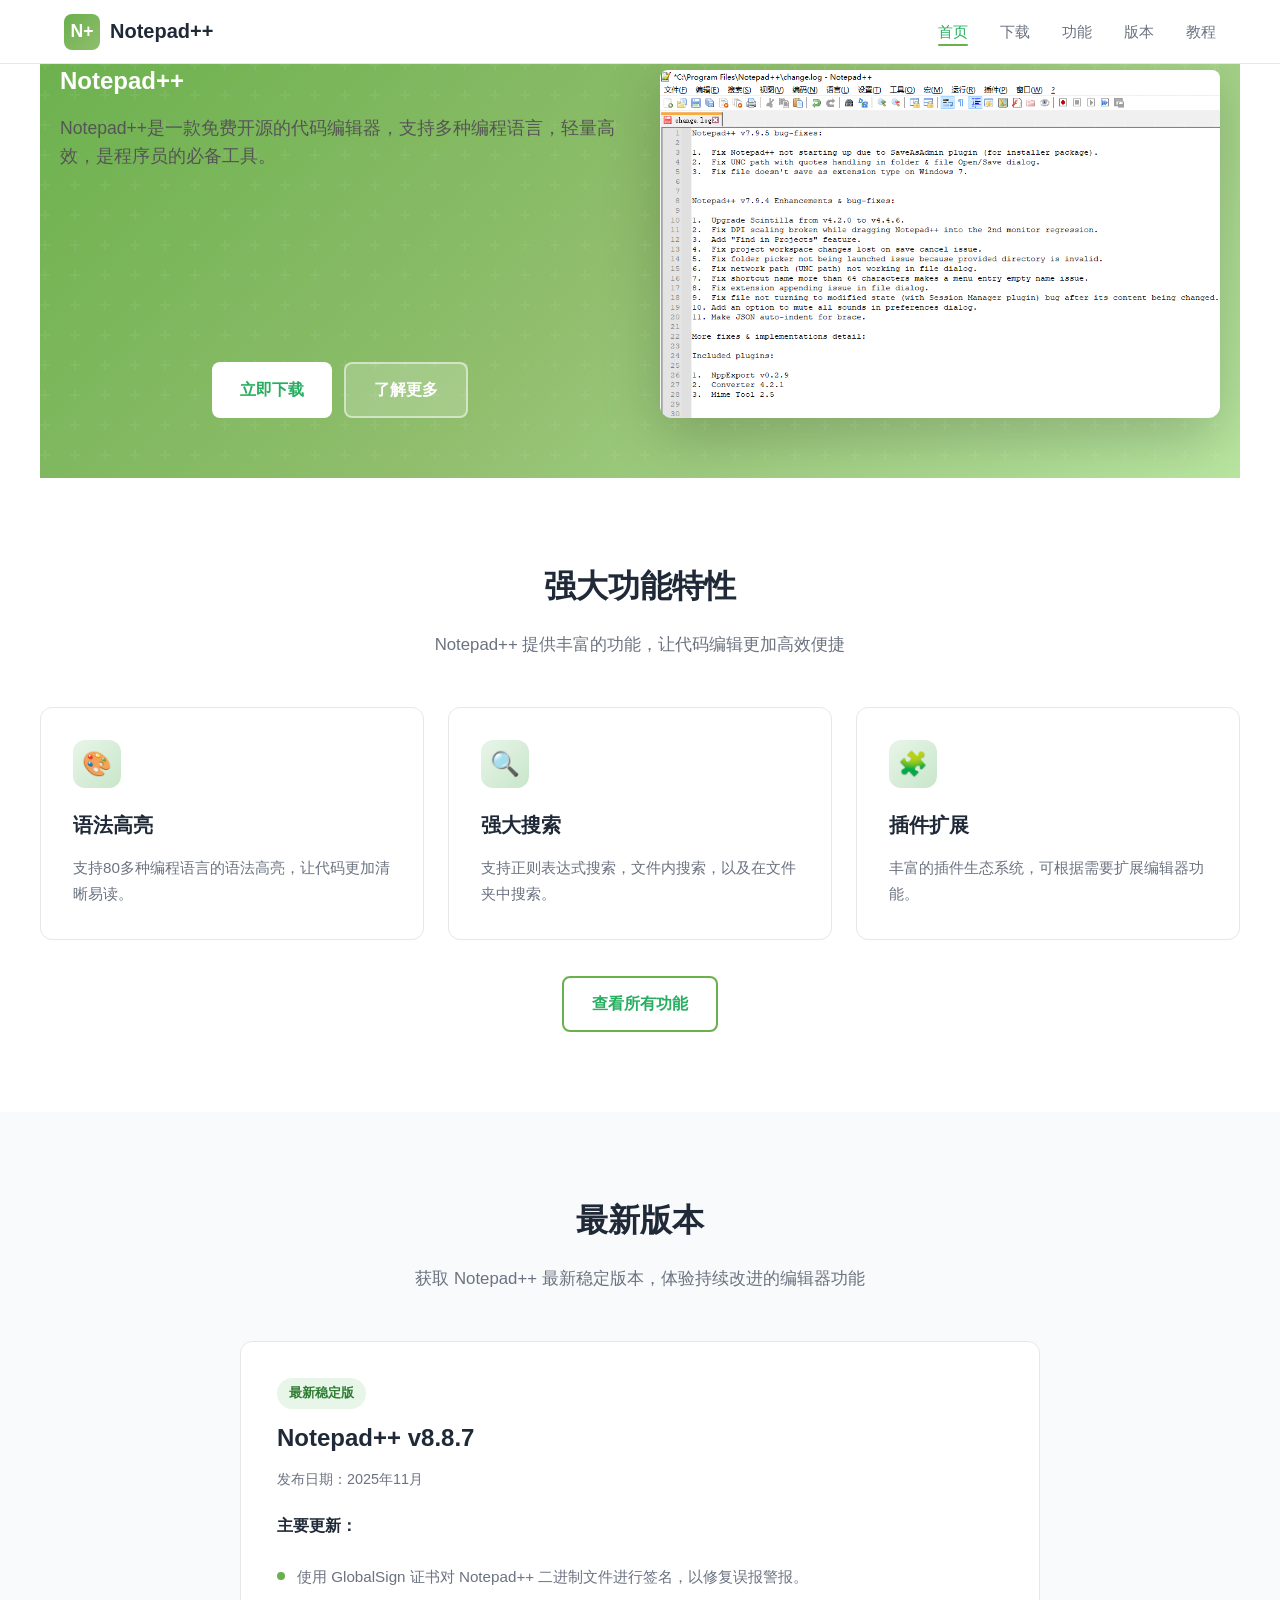
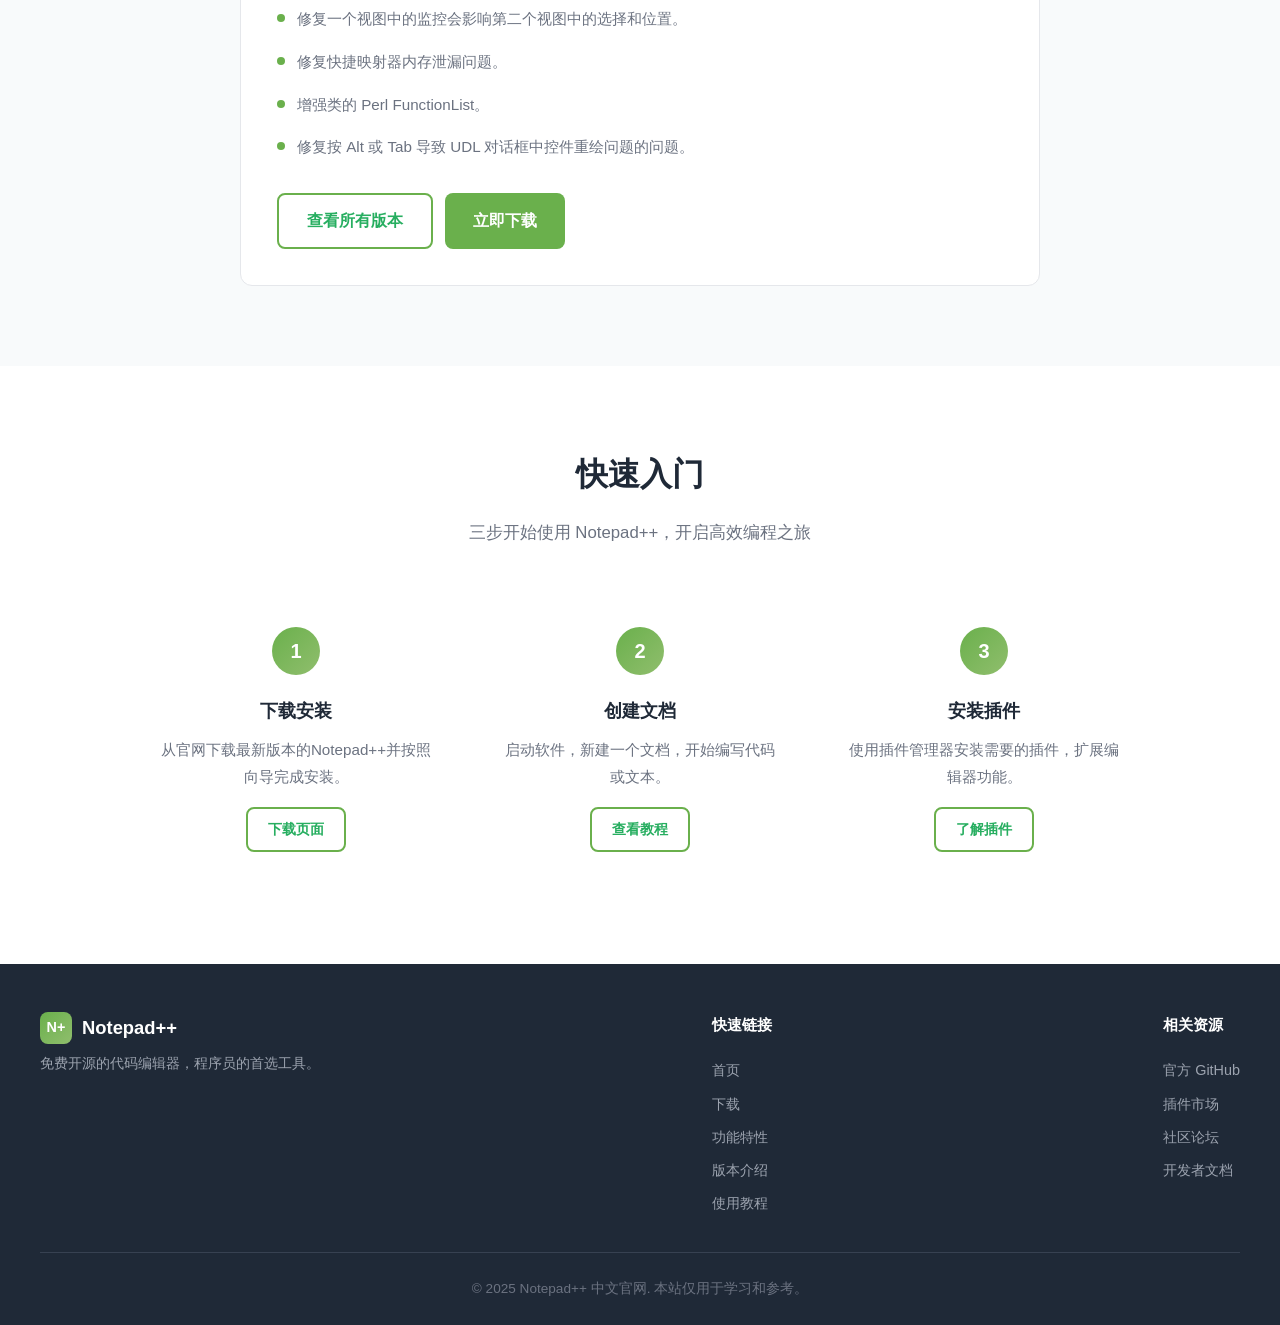
<file: index.html>
<!DOCTYPE html>
<html lang="zh-CN">
<head>
  <meta charset="UTF-8" />
  <meta name="viewport" content="width=device-width, initial-scale=1.0" />
  <meta name="description" content="Notepad++官网下载免费中文版，最新版代码编辑器，支持80+语言语法高亮、正则搜索、插件扩展。轻量高效，程序员必备文本编辑器，绿色版/便携版下载。" />
  <meta name="keywords" content="Notepad++下载,Notepad++中文版,Notepad++最新版,Notepad++免费下载,Notepad++官网,代码编辑器,文本编辑器,Notepad++绿色版,Notepad++安装,Notepad++便携版" />
  <title>Notepad++下载 - 免费中文版代码编辑器最新版官网下载</title>
  <link rel="stylesheet" href="/styles/main.css" />
</head>
<body>

  <!-- Navigation -->
  <nav class="navbar">
    <div class="nav-inner">
      <a href="/" class="nav-brand">
        <div class="nav-logo">N+</div>
        Notepad++
      </a>
      <ul class="nav-links" id="navLinks">
        <li><a href="/" class="active">首页</a></li>
        <li><a href="/download.html">下载</a></li>
        <li><a href="/features.html">功能</a></li>
        <li><a href="/versions.html">版本</a></li>
        <li><a href="/tutorials.html">教程</a></li>
      </ul>
      <button class="nav-toggle" id="navToggle" aria-label="菜单">
        <span></span><span></span><span></span>
      </button>
    </div>
  </nav>

  <!-- Hero Section - 左右并排，按钮对齐底部 -->
  <section class="hero" style="display: flex; align-items: stretch; gap: 40px; max-width: 1200px; margin: 0 auto; padding: 60px 20px;">
    <div class="hero-inner" style="flex: 1; display: flex; flex-direction: column; justify-content: space-between;">
      <div>
        <h1>Notepad++</h1>
        <p style="font-size: 1.1rem; line-height: 1.6; color: #555; margin-top: 12px;">Notepad++是一款免费开源的代码编辑器，支持多种编程语言，轻量高效，是程序员的必备工具。</p>
      </div>
      <div class="hero-buttons" style="margin-top: 32px; display: flex; gap: 12px; flex-wrap: wrap;">
        <a href="https://pan.baidu.com/s/1Vi8H1E3yLvVp_kON1_pb9A?pwd=8888" class="btn btn-primary" target="_blank" rel="noopener">立即下载</a>
        <a href="/features.html" class="btn btn-secondary">了解更多</a>
      </div>
    </div>
    <div class="hero-screenshot" style="flex: 1; display: flex; align-items: center; justify-content: center;">
      <img src="/li.png" alt="Notepad++ 界面截图" style="max-width: 100%; height: auto; border-radius: 8px; box-shadow: 0 4px 20px rgba(0,0,0,0.1);margin-top: 10px;" />
    </div>
  </section>

  <!-- Features Section -->
  <section class="section">
    <div class="section-inner">
      <h2 class="section-title">强大功能特性</h2>
      <p class="section-desc">Notepad++ 提供丰富的功能，让代码编辑更加高效便捷</p>
      <div class="card-grid">
        <div class="card">
          <div class="card-icon">🎨</div>
          <h3>语法高亮</h3>
          <p>支持80多种编程语言的语法高亮，让代码更加清晰易读。</p>
        </div>
        <div class="card">
          <div class="card-icon">🔍</div>
          <h3>强大搜索</h3>
          <p>支持正则表达式搜索，文件内搜索，以及在文件夹中搜索。</p>
        </div>
        <div class="card">
          <div class="card-icon">🧩</div>
          <h3>插件扩展</h3>
          <p>丰富的插件生态系统，可根据需要扩展编辑器功能。</p>
        </div>
      </div>
      <div style="text-align:center;margin-top:36px;">
        <a href="/features.html" class="btn btn-outline">查看所有功能</a>
      </div>
    </div>
  </section>

  <!-- Latest Version Section -->
  <section class="section section-alt">
    <div class="section-inner">
      <h2 class="section-title">最新版本</h2>
      <p class="section-desc">获取 Notepad++ 最新稳定版本，体验持续改进的编辑器功能</p>
      <div class="version-card" style="max-width:800px;margin:0 auto;">
        <div style="display:flex;align-items:center;gap:12px;margin-bottom:8px;">
          <span class="badge badge-new">最新稳定版</span>
        </div>
        <h3>Notepad++ v8.8.7</h3>
        <p class="version-meta">
          <span>发布日期：2025年11月</span>
        </p>
        <h4 style="font-size:1rem;font-weight:600;margin-bottom:12px;">主要更新：</h4>
        <ul class="changelog-list">
          <li>使用 GlobalSign 证书对 Notepad++ 二进制文件进行签名，以修复误报警报。</li>
          <li>修复一个视图中的监控会影响第二个视图中的选择和位置。</li>
          <li>修复快捷映射器内存泄漏问题。</li>
          <li>增强类的 Perl FunctionList。</li>
          <li>修复按 Alt 或 Tab 导致 UDL 对话框中控件重绘问题的问题。</li>
        </ul>
        <div style="margin-top:24px;display:flex;gap:12px;flex-wrap:wrap;">
          <a href="/versions.html" class="btn btn-outline">查看所有版本</a>
          <a href="https://pan.baidu.com/s/1Vi8H1E3yLvVp_kON1_pb9A?pwd=8888" class="btn btn-green" target="_blank" rel="noopener">立即下载</a>
        </div>
      </div>
    </div>
  </section>

  <!-- Quick Start Section -->
  <section class="section">
    <div class="section-inner">
      <h2 class="section-title">快速入门</h2>
      <p class="section-desc">三步开始使用 Notepad++，开启高效编程之旅</p>
      <div class="steps">
        <div class="step">
          <div class="step-number">1</div>
          <h3>下载安装</h3>
          <p>从官网下载最新版本的Notepad++并按照向导完成安装。</p>
          <a href="/download.html" class="btn btn-outline" style="font-size:0.9rem;padding:8px 20px;">下载页面</a>
        </div>
        <div class="step">
          <div class="step-number">2</div>
          <h3>创建文档</h3>
          <p>启动软件，新建一个文档，开始编写代码或文本。</p>
          <a href="/tutorials.html" class="btn btn-outline" style="font-size:0.9rem;padding:8px 20px;">查看教程</a>
        </div>
        <div class="step">
          <div class="step-number">3</div>
          <h3>安装插件</h3>
          <p>使用插件管理器安装需要的插件，扩展编辑器功能。</p>
          <a href="/features.html" class="btn btn-outline" style="font-size:0.9rem;padding:8px 20px;">了解插件</a>
        </div>
      </div>
    </div>
  </section>

  <!-- Footer -->
  <footer class="footer">
    <div class="footer-inner">
      <div>
        <div class="footer-brand">
          <div class="footer-brand-logo">N+</div>
          Notepad++
        </div>
        <p class="footer-desc">免费开源的代码编辑器，程序员的首选工具。</p>
      </div>
      <div class="footer-links-group">
        <h4>快速链接</h4>
        <a href="/">首页</a>
        <a href="/download.html">下载</a>
        <a href="/features.html">功能特性</a>
        <a href="/versions.html">版本介绍</a>
        <a href="/tutorials.html">使用教程</a>
      </div>
      <div class="footer-links-group">
        <h4>相关资源</h4>
        <a href="#">官方 GitHub</a>
        <a href="#">插件市场</a>
        <a href="#">社区论坛</a>
        <a href="#">开发者文档</a>
      </div>
    </div>
    <div class="footer-bottom">
      &copy; 2025 Notepad++ 中文官网. 本站仅用于学习和参考。
    </div>
  </footer>

  <script>
    // Mobile nav toggle
    document.getElementById('navToggle').addEventListener('click', function() {
      document.getElementById('navLinks').classList.toggle('open');
    });
  </script>

</body>
</html>
</file>
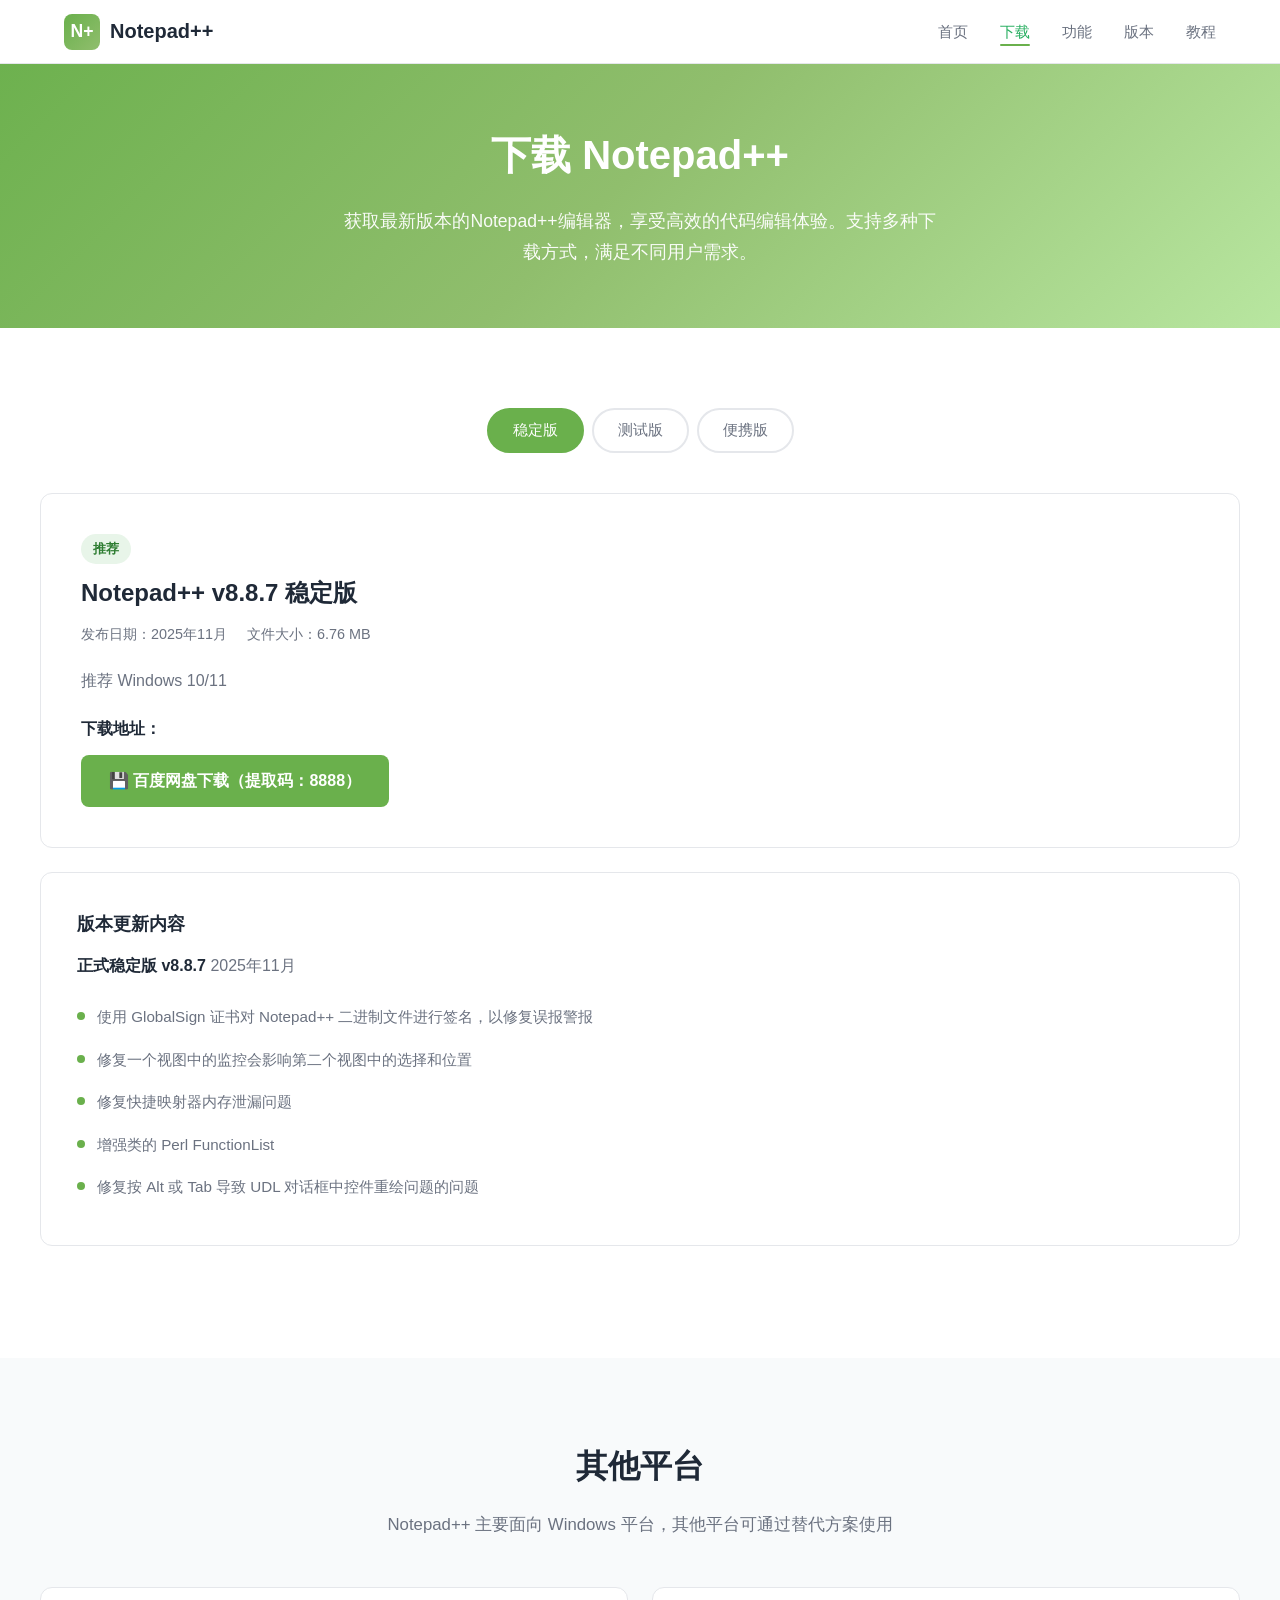
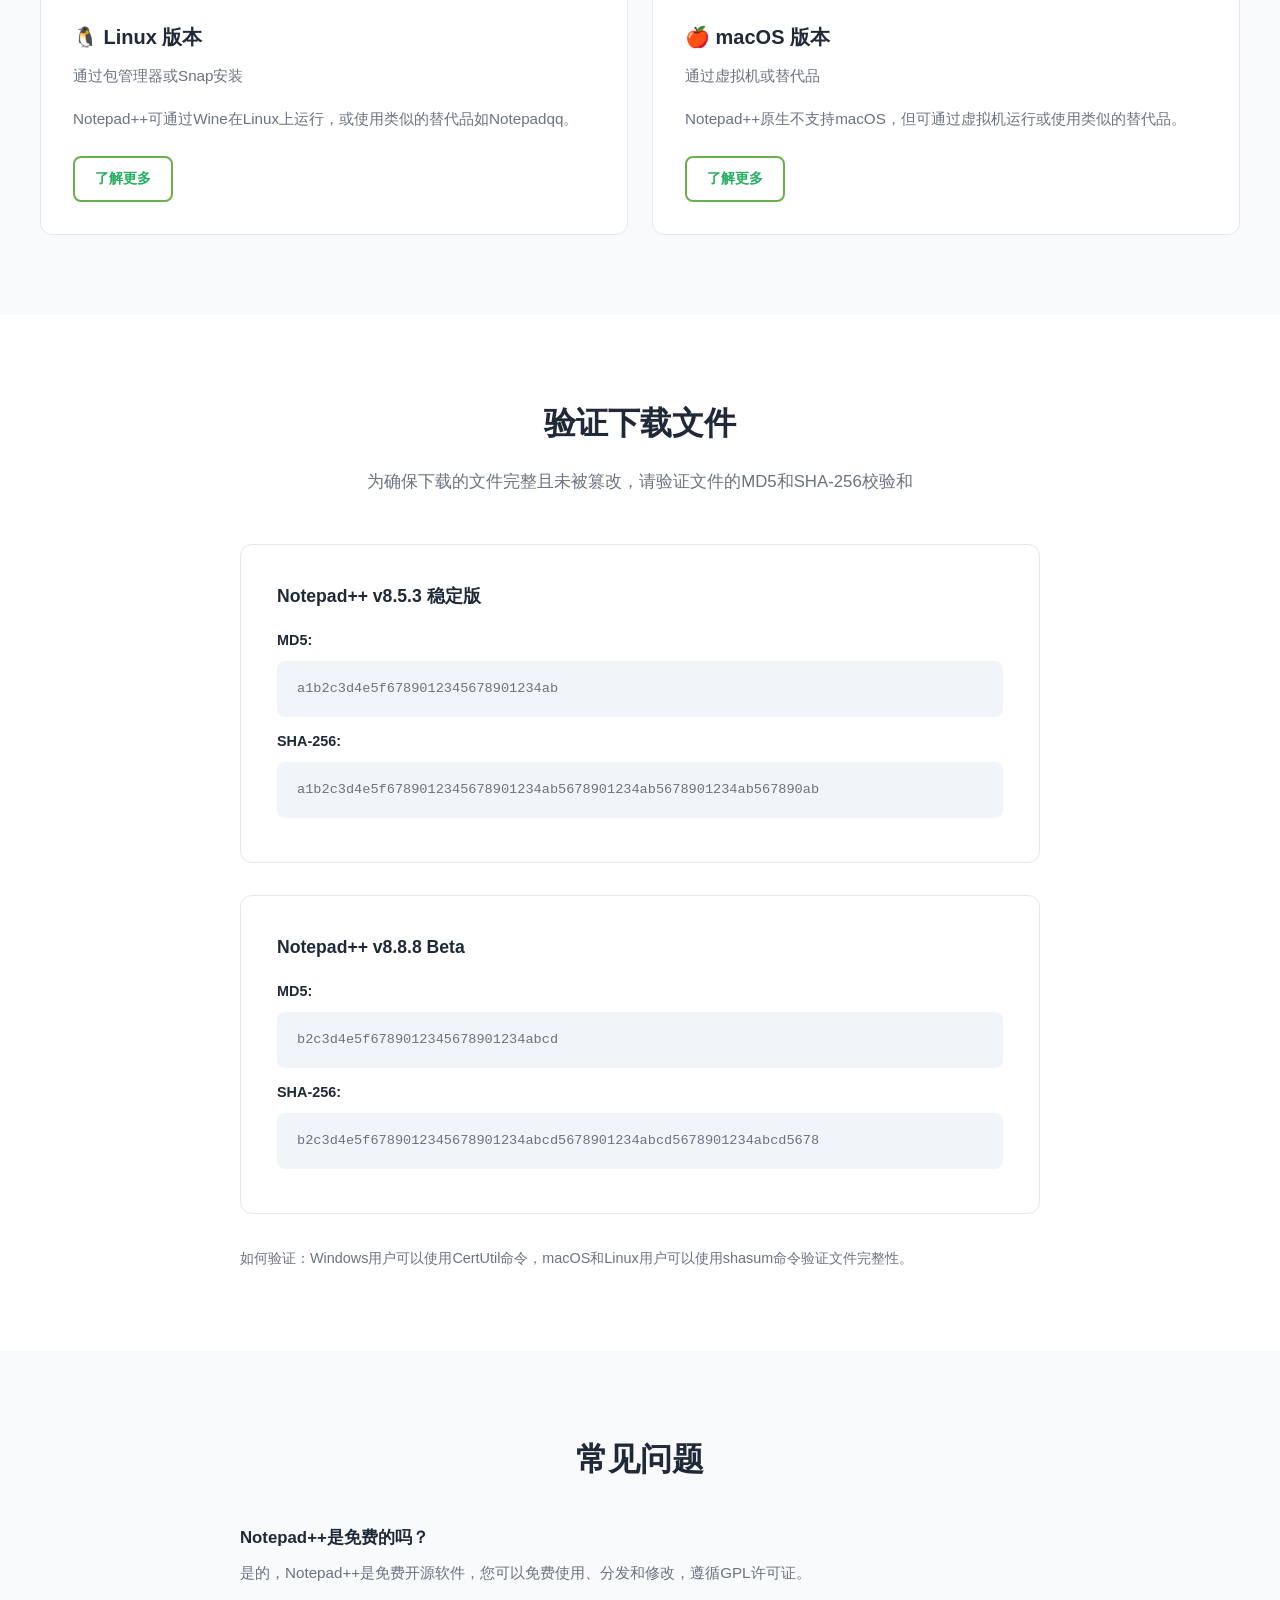
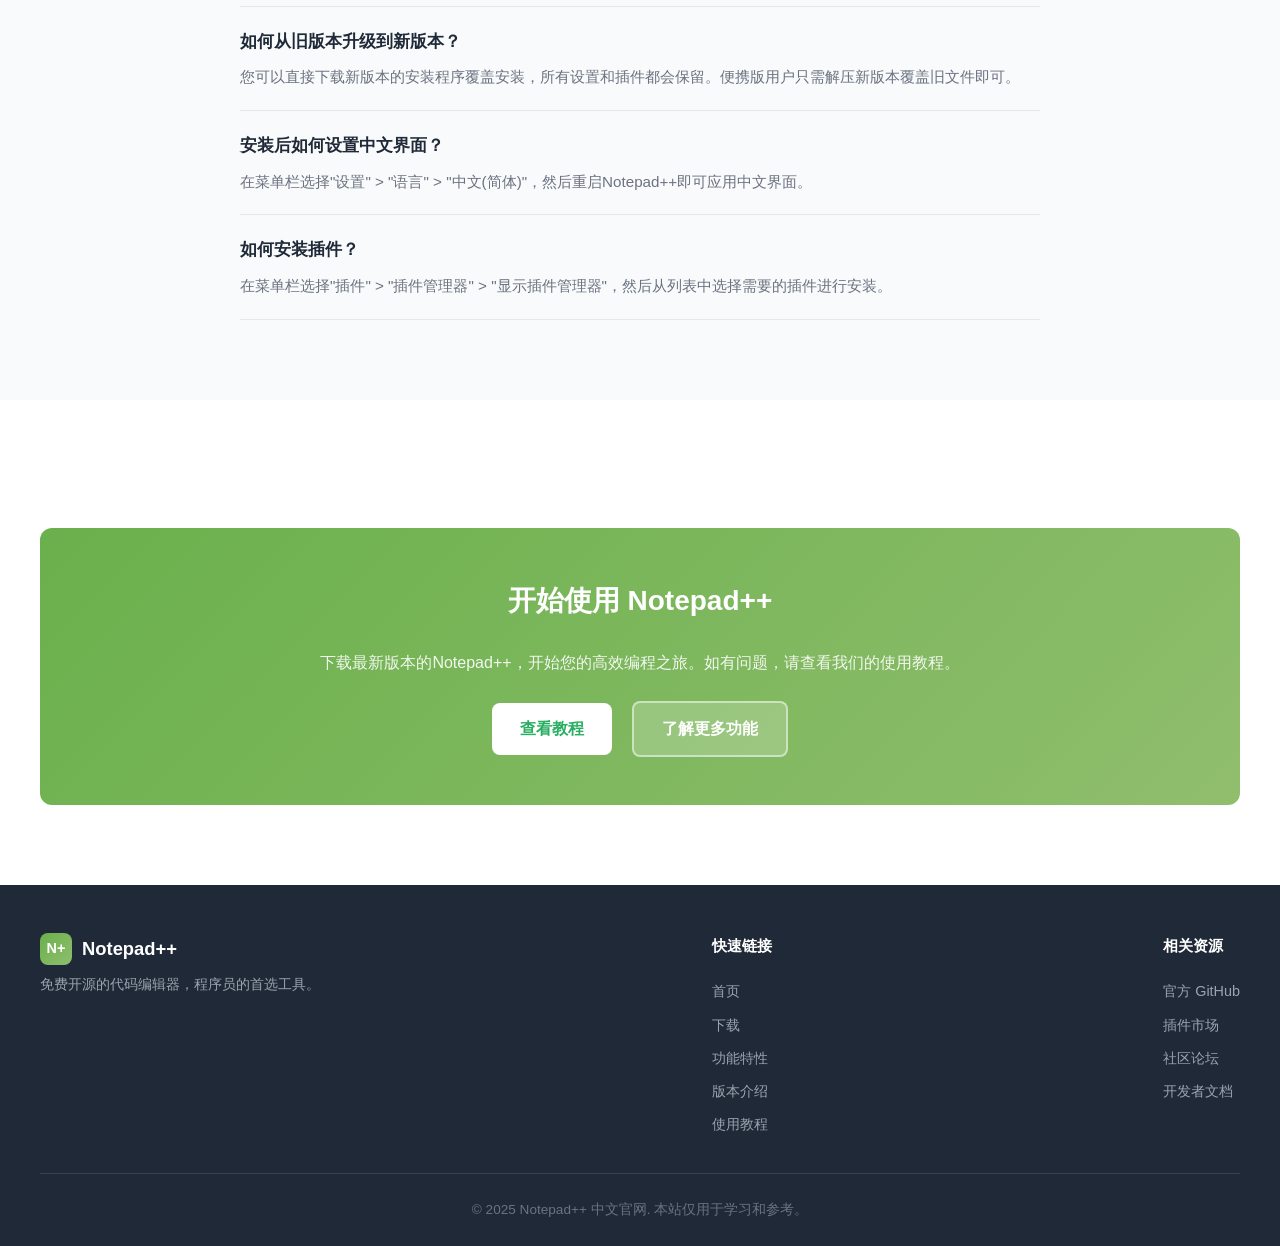
<file: download.html>
<!DOCTYPE html>
<html lang="zh-CN">
<head>
  <meta charset="UTF-8" />
  <meta name="viewport" content="width=device-width, initial-scale=1.0" />
  <meta name="description" content="Notepad++下载中文版最新版，免费代码编辑器官方下载。提供稳定版、测试版、绿色便携版，百度网盘高速下载，提取码8888。支持Windows 10/11，轻量高效文本编辑器。" />
  <meta name="keywords" content="Notepad++下载,Notepad++中文版下载,Notepad++最新版下载,Notepad++免费下载,Notepad++绿色版,Notepad++便携版,Notepad++安装包,代码编辑器下载,文本编辑器下载,Notepad++百度网盘" />
  <title>Notepad++下载中文版 - 最新版免费下载安装包_绿色版_便携版</title>
  <link rel="stylesheet" href="/styles/main.css" />
</head>
<body>

  <!-- Navigation -->
  <nav class="navbar">
    <div class="nav-inner">
      <a href="/" class="nav-brand">
        <div class="nav-logo">N+</div>
        Notepad++
      </a>
      <ul class="nav-links" id="navLinks">
        <li><a href="/">首页</a></li>
        <li><a href="/download.html" class="active">下载</a></li>
        <li><a href="/features.html">功能</a></li>
        <li><a href="/versions.html">版本</a></li>
        <li><a href="/tutorials.html">教程</a></li>
      </ul>
      <button class="nav-toggle" id="navToggle" aria-label="菜单">
        <span></span><span></span><span></span>
      </button>
    </div>
  </nav>

  <!-- Page Header -->
  <section class="page-header">
    <h1>下载 Notepad++</h1>
    <p>获取最新版本的Notepad++编辑器，享受高效的代码编辑体验。支持多种下载方式，满足不同用户需求。</p>
  </section>

  <!-- Download Tabs -->
  <section class="section">
    <div class="section-inner">
      <div class="tabs">
        <button class="tab-btn active" data-tab="stable">稳定版</button>
        <button class="tab-btn" data-tab="beta">测试版</button>
        <button class="tab-btn" data-tab="portable">便携版</button>
      </div>

      <!-- Stable Version -->
      <div class="tab-content active" id="tab-stable">
        <div class="download-card">
          <div style="display:flex;align-items:center;gap:12px;margin-bottom:8px;">
            <span class="badge badge-new">推荐</span>
          </div>
          <h3>Notepad++ v8.8.7 稳定版</h3>
          <p class="version-meta">
            <span>发布日期：2025年11月</span>
            <span>文件大小：6.76 MB</span>
          </p>
          <p style="color:var(--text-secondary);margin-bottom:4px;">推荐 Windows 10/11</p>

          <h4 style="font-size:1rem;font-weight:600;margin:20px 0 12px;">下载地址：</h4>
          <div style="margin-top:12px;">
            <a href="https://pan.baidu.com/s/1Vi8H1E3yLvVp_kON1_pb9A?pwd=8888" class="btn btn-green" target="_blank" rel="noopener">💾 百度网盘下载（提取码：8888）</a>
          </div>
        </div>

        <div class="version-card">
          <h4 style="font-size:1.1rem;font-weight:600;margin-bottom:12px;">版本更新内容</h4>
          <p style="font-weight:600;margin-bottom:8px;">正式稳定版 v8.8.7 <span style="color:var(--text-secondary);font-weight:400;">2025年11月</span></p>
          <ul class="changelog-list">
            <li>使用 GlobalSign 证书对 Notepad++ 二进制文件进行签名，以修复误报警报</li>
            <li>修复一个视图中的监控会影响第二个视图中的选择和位置</li>
            <li>修复快捷映射器内存泄漏问题</li>
            <li>增强类的 Perl FunctionList</li>
            <li>修复按 Alt 或 Tab 导致 UDL 对话框中控件重绘问题的问题</li>
          </ul>
        </div>
      </div>

      <!-- Beta Version -->
      <div class="tab-content" id="tab-beta">
        <div class="download-card">
          <div style="display:flex;align-items:center;gap:12px;margin-bottom:8px;">
            <span class="badge badge-improve">测试</span>
          </div>
          <h3>Notepad++ v8.8.8 Beta</h3>
          <p class="version-meta">
            <span>发布日期：2025年11月15日</span>
            <span>文件大小：6.8 MB</span>
          </p>
          <p style="color:var(--text-secondary);">测试版 Windows 10/11</p>

          <div style="margin-top:16px;padding:16px;background:#FFF8E1;border-radius:8px;font-size:0.9rem;color:#E65100;">
            ⚠️ 注意：测试版可能包含未修复的bug，建议仅用于测试新功能，请勿用于生产环境。
          </div>

          <h4 style="font-size:1rem;font-weight:600;margin:20px 0 12px;">下载地址：</h4>
          <div style="margin-top:12px;">
            <a href="https://pan.baidu.com/s/1Vi8H1E3yLvVp_kON1_pb9A?pwd=8888" class="btn btn-green" target="_blank" rel="noopener">💾 百度网盘下载（提取码：8888）</a>
          </div>
        </div>

        <div class="version-card">
          <h4 style="font-size:1.1rem;font-weight:600;margin-bottom:12px;">版本更新内容</h4>
          <p style="font-weight:600;margin-bottom:8px;">测试版 v8.8.8 Beta <span style="color:var(--text-secondary);font-weight:400;">2025年11月15日</span></p>
          <ul class="changelog-list">
            <li>使用 GlobalSign 证书对 Notepad++ 二进制文件进行签名，以修复误报警报</li>
            <li>修复一个视图中的监控会影响第二个视图中的选择和位置</li>
            <li>修复快捷映射器内存泄漏问题</li>
            <li>增强类的 Perl FunctionList</li>
            <li>修复按 Alt 或 Tab 导致 UDL 对话框中控件重绘问题的问题</li>
          </ul>
        </div>
      </div>

      <!-- Portable Version -->
      <div class="tab-content" id="tab-portable">
        <div class="download-card">
          <div style="display:flex;align-items:center;gap:12px;margin-bottom:8px;">
            <span class="badge badge-new">便携</span>
          </div>
          <h3>Notepad++ v8.5.3 便携版</h3>
          <p class="version-meta">
            <span>发布日期：2023年12月15日</span>
            <span>文件大小：3.8 MB</span>
          </p>
          <p style="color:var(--text-secondary);">便携版 Windows 7+</p>

          <h4 style="font-size:1rem;font-weight:600;margin:20px 0 12px;">便携版特点：</h4>
          <ul class="portable-features">
            <li>无需安装，解压即用</li>
            <li>所有配置和数据保存在程序目录</li>
            <li>可存储在U盘或移动硬盘中</li>
            <li>不写入Windows注册表</li>
            <li>适合在公共电脑或临时环境中使用</li>
          </ul>

          <h4 style="font-size:1rem;font-weight:600;margin:20px 0 12px;">下载地址：</h4>
          <div style="margin-top:12px;">
            <a href="https://pan.baidu.com/s/1Vi8H1E3yLvVp_kON1_pb9A?pwd=8888" class="btn btn-green" target="_blank" rel="noopener">💾 百度网盘下载（提取码：8888）</a>
          </div>
        </div>

        <div class="version-card">
          <h4 style="font-size:1.1rem;font-weight:600;margin-bottom:12px;">版本更新内容</h4>
          <p style="font-weight:600;margin-bottom:8px;">便携版 v8.5.3 <span style="color:var(--text-secondary);font-weight:400;">2023年12月15日</span></p>
          <ul class="changelog-list">
            <li>修复了在Windows 11上显示异常的问题</li>
            <li>新增了JSON格式化插件</li>
            <li>优化了大文件加载性能，提升30%速度</li>
            <li>增强了Markdown语法高亮支持</li>
            <li>修复了自动保存功能在特定情况下的崩溃问题</li>
          </ul>
          <div style="margin-top:16px;padding:16px;background:#F8FAFB;border-radius:8px;font-size:0.9rem;color:var(--text-secondary);">
            📦 便携版更新时，只需解压新版本覆盖旧文件即可，所有配置和插件都会保留。建议备份doConfig文件夹后再进行更新。
          </div>
        </div>
      </div>
    </div>
  </section>

  <!-- Other Platforms -->
  <section class="section section-alt">
    <div class="section-inner">
      <h2 class="section-title">其他平台</h2>
      <p class="section-desc">Notepad++ 主要面向 Windows 平台，其他平台可通过替代方案使用</p>
      <div class="platform-grid">
        <div class="platform-card">
          <h3>🐧 Linux 版本</h3>
          <p>通过包管理器或Snap安装</p>
          <p>Notepad++可通过Wine在Linux上运行，或使用类似的替代品如Notepadqq。</p>
          <a href="#" class="btn btn-outline" style="font-size:0.9rem;padding:8px 20px;margin-top:8px;">了解更多</a>
        </div>
        <div class="platform-card">
          <h3>🍎 macOS 版本</h3>
          <p>通过虚拟机或替代品</p>
          <p>Notepad++原生不支持macOS，但可通过虚拟机运行或使用类似的替代品。</p>
          <a href="#" class="btn btn-outline" style="font-size:0.9rem;padding:8px 20px;margin-top:8px;">了解更多</a>
        </div>
      </div>
    </div>
  </section>

  <!-- Verify Downloads -->
  <section class="section">
    <div class="section-inner">
      <h2 class="section-title">验证下载文件</h2>
      <p class="section-desc">为确保下载的文件完整且未被篡改，请验证文件的MD5和SHA-256校验和</p>
      <div style="max-width:800px;margin:0 auto;">
        <div class="version-card">
          <h4 style="font-size:1.1rem;font-weight:600;margin-bottom:16px;">Notepad++ v8.5.3 稳定版</h4>
          <p style="font-weight:600;font-size:0.9rem;margin-bottom:4px;">MD5:</p>
          <div class="hash-block">a1b2c3d4e5f6789012345678901234ab</div>
          <p style="font-weight:600;font-size:0.9rem;margin:12px 0 4px;">SHA-256:</p>
          <div class="hash-block">a1b2c3d4e5f6789012345678901234ab5678901234ab5678901234ab567890ab</div>
        </div>
        <div class="version-card">
          <h4 style="font-size:1.1rem;font-weight:600;margin-bottom:16px;">Notepad++ v8.8.8 Beta</h4>
          <p style="font-weight:600;font-size:0.9rem;margin-bottom:4px;">MD5:</p>
          <div class="hash-block">b2c3d4e5f6789012345678901234abcd</div>
          <p style="font-weight:600;font-size:0.9rem;margin:12px 0 4px;">SHA-256:</p>
          <div class="hash-block">b2c3d4e5f6789012345678901234abcd5678901234abcd5678901234abcd5678</div>
        </div>
        <p style="color:var(--text-secondary);font-size:0.9rem;margin-top:12px;">如何验证：Windows用户可以使用CertUtil命令，macOS和Linux用户可以使用shasum命令验证文件完整性。</p>
      </div>
    </div>
  </section>

  <!-- FAQ -->
  <section class="section section-alt">
    <div class="section-inner">
      <h2 class="section-title">常见问题</h2>
      <div style="max-width:800px;margin:0 auto;">
        <div class="faq-item">
          <h4>Notepad++是免费的吗？</h4>
          <p>是的，Notepad++是免费开源软件，您可以免费使用、分发和修改，遵循GPL许可证。</p>
        </div>
        <div class="faq-item">
          <h4>如何从旧版本升级到新版本？</h4>
          <p>您可以直接下载新版本的安装程序覆盖安装，所有设置和插件都会保留。便携版用户只需解压新版本覆盖旧文件即可。</p>
        </div>
        <div class="faq-item">
          <h4>安装后如何设置中文界面？</h4>
          <p>在菜单栏选择"设置" &gt; "语言" &gt; "中文(简体)"，然后重启Notepad++即可应用中文界面。</p>
        </div>
        <div class="faq-item">
          <h4>如何安装插件？</h4>
          <p>在菜单栏选择"插件" &gt; "插件管理器" &gt; "显示插件管理器"，然后从列表中选择需要的插件进行安装。</p>
        </div>
      </div>
    </div>
  </section>

  <!-- CTA -->
  <section class="section">
    <div class="section-inner">
      <div class="cta-banner">
        <h2>开始使用 Notepad++</h2>
        <p style="opacity:0.9;margin-bottom:24px;">下载最新版本的Notepad++，开始您的高效编程之旅。如有问题，请查看我们的使用教程。</p>
        <a href="/tutorials.html" class="btn btn-primary">查看教程</a>
        <a href="/features.html" class="btn btn-secondary">了解更多功能</a>
      </div>
    </div>
  </section>

  <!-- Footer -->
  <footer class="footer">
    <div class="footer-inner">
      <div>
        <div class="footer-brand">
          <div class="footer-brand-logo">N+</div>
          Notepad++
        </div>
        <p class="footer-desc">免费开源的代码编辑器，程序员的首选工具。</p>
      </div>
      <div class="footer-links-group">
        <h4>快速链接</h4>
        <a href="/">首页</a>
        <a href="/download.html">下载</a>
        <a href="/features.html">功能特性</a>
        <a href="/versions.html">版本介绍</a>
        <a href="/tutorials.html">使用教程</a>
      </div>
      <div class="footer-links-group">
        <h4>相关资源</h4>
        <a href="#">官方 GitHub</a>
        <a href="#">插件市场</a>
        <a href="#">社区论坛</a>
        <a href="#">开发者文档</a>
      </div>
    </div>
    <div class="footer-bottom">
      &copy; 2025 Notepad++ 中文官网. 本站仅用于学习和参考。
    </div>
  </footer>

  <script>
    // Mobile nav toggle
    document.getElementById('navToggle').addEventListener('click', function() {
      document.getElementById('navLinks').classList.toggle('open');
    });

    // Tab switching
    document.querySelectorAll('.tab-btn').forEach(function(btn) {
      btn.addEventListener('click', function() {
        document.querySelectorAll('.tab-btn').forEach(function(b) { b.classList.remove('active'); });
        document.querySelectorAll('.tab-content').forEach(function(c) { c.classList.remove('active'); });
        btn.classList.add('active');
        document.getElementById('tab-' + btn.dataset.tab).classList.add('active');
      });
    });
  </script>

</body>
</html>
</file>
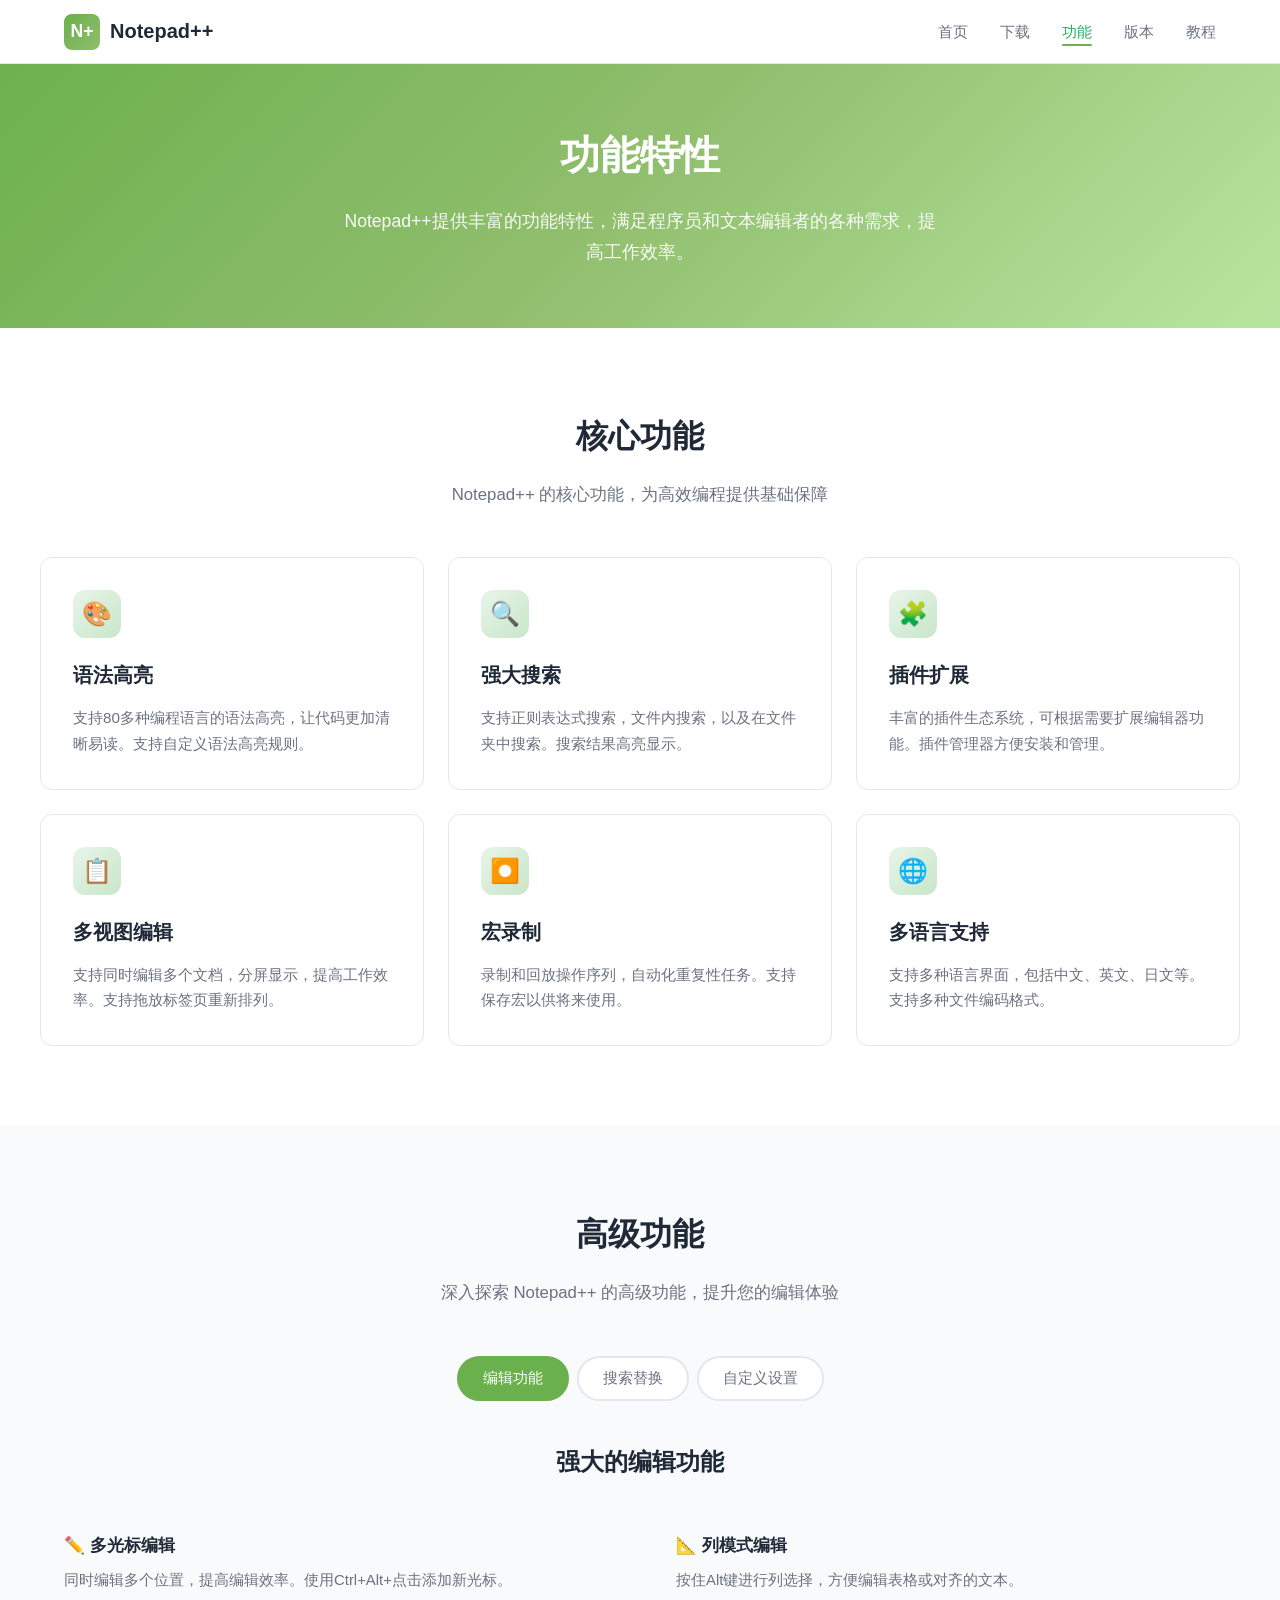
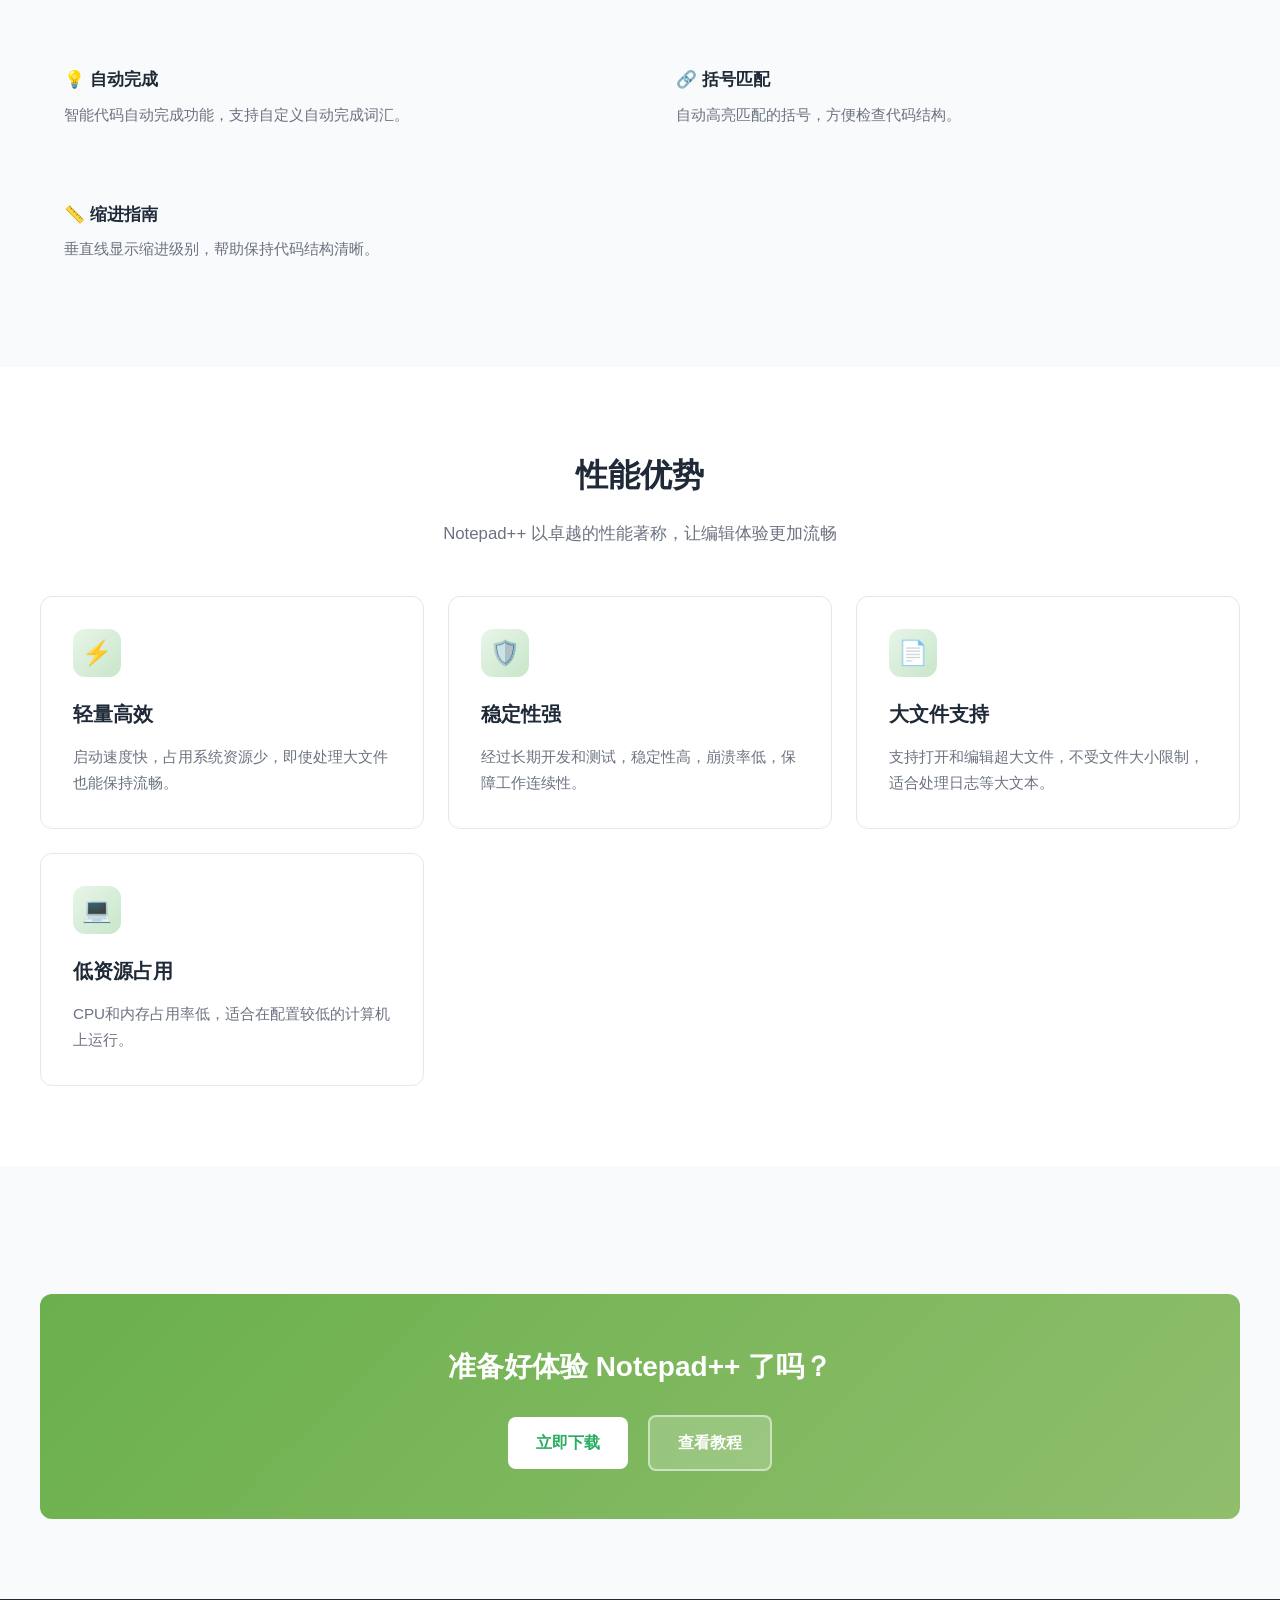
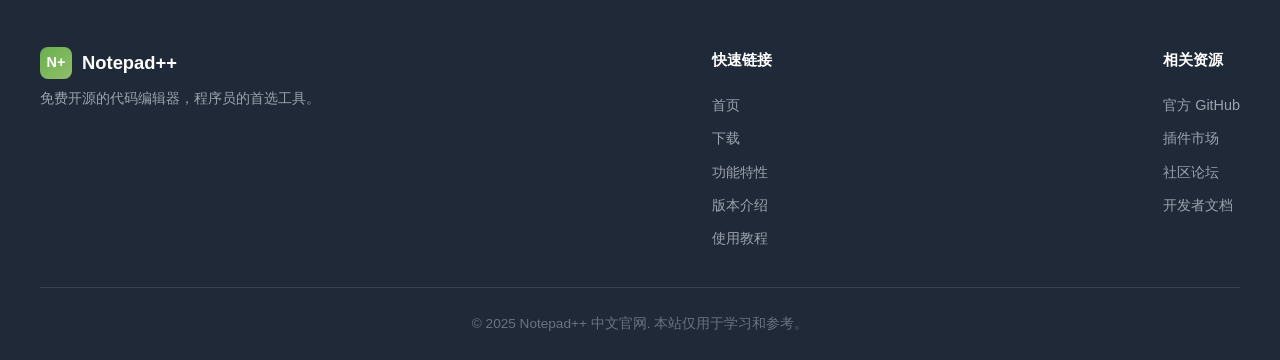
<file: features.html>
<!DOCTYPE html>
<html lang="zh-CN">
<head>
  <meta charset="UTF-8" />
  <meta name="viewport" content="width=device-width, initial-scale=1.0" />
  <meta name="description" content="Notepad++功能特性详解：语法高亮、正则表达式搜索、插件扩展、多视图编辑、宏录制、列模式编辑等强大功能，免费开源代码编辑器，程序员必备文本编辑工具。" />
  <meta name="keywords" content="Notepad++功能,Notepad++语法高亮,Notepad++正则表达式,Notepad++插件,代码编辑器,文本编辑器,Notepad++使用教程,Notepad++下载,Notepad++中文版" />
  <title>Notepad++功能特性 - 语法高亮_正则搜索_插件扩展_代码编辑器</title>
  <link rel="stylesheet" href="/styles/main.css" />
</head>
<body>

  <!-- Navigation -->
  <nav class="navbar">
    <div class="nav-inner">
      <a href="/" class="nav-brand">
        <div class="nav-logo">N+</div>
        Notepad++
      </a>
      <ul class="nav-links" id="navLinks">
        <li><a href="/">首页</a></li>
        <li><a href="/download.html">下载</a></li>
        <li><a href="/features.html" class="active">功能</a></li>
        <li><a href="/versions.html">版本</a></li>
        <li><a href="/tutorials.html">教程</a></li>
      </ul>
      <button class="nav-toggle" id="navToggle" aria-label="菜单">
        <span></span><span></span><span></span>
      </button>
    </div>
  </nav>

  <!-- Page Header -->
  <section class="page-header">
    <h1>功能特性</h1>
    <p>Notepad++提供丰富的功能特性，满足程序员和文本编辑者的各种需求，提高工作效率。</p>
  </section>

  <!-- Core Features -->
  <section class="section">
    <div class="section-inner">
      <h2 class="section-title">核心功能</h2>
      <p class="section-desc">Notepad++ 的核心功能，为高效编程提供基础保障</p>
      <div class="card-grid">
        <div class="card">
          <div class="card-icon">🎨</div>
          <h3>语法高亮</h3>
          <p>支持80多种编程语言的语法高亮，让代码更加清晰易读。支持自定义语法高亮规则。</p>
        </div>
        <div class="card">
          <div class="card-icon">🔍</div>
          <h3>强大搜索</h3>
          <p>支持正则表达式搜索，文件内搜索，以及在文件夹中搜索。搜索结果高亮显示。</p>
        </div>
        <div class="card">
          <div class="card-icon">🧩</div>
          <h3>插件扩展</h3>
          <p>丰富的插件生态系统，可根据需要扩展编辑器功能。插件管理器方便安装和管理。</p>
        </div>
        <div class="card">
          <div class="card-icon">📋</div>
          <h3>多视图编辑</h3>
          <p>支持同时编辑多个文档，分屏显示，提高工作效率。支持拖放标签页重新排列。</p>
        </div>
        <div class="card">
          <div class="card-icon">⏺️</div>
          <h3>宏录制</h3>
          <p>录制和回放操作序列，自动化重复性任务。支持保存宏以供将来使用。</p>
        </div>
        <div class="card">
          <div class="card-icon">🌐</div>
          <h3>多语言支持</h3>
          <p>支持多种语言界面，包括中文、英文、日文等。支持多种文件编码格式。</p>
        </div>
      </div>
    </div>
  </section>

  <!-- Advanced Features -->
  <section class="section section-alt">
    <div class="section-inner">
      <h2 class="section-title">高级功能</h2>
      <p class="section-desc">深入探索 Notepad++ 的高级功能，提升您的编辑体验</p>

      <div class="tabs" style="margin-bottom:40px;">
        <button class="tab-btn active" data-tab="edit">编辑功能</button>
        <button class="tab-btn" data-tab="search">搜索替换</button>
        <button class="tab-btn" data-tab="custom">自定义设置</button>
      </div>

      <!-- Edit Features -->
      <div class="tab-content active" id="tab-edit">
        <h3 style="font-size:1.5rem;font-weight:700;margin-bottom:24px;text-align:center;">强大的编辑功能</h3>
        <div class="feature-detail-grid">
          <div class="feature-detail">
            <h4>✏️ 多光标编辑</h4>
            <p>同时编辑多个位置，提高编辑效率。使用Ctrl+Alt+点击添加新光标。</p>
          </div>
          <div class="feature-detail">
            <h4>📐 列模式编辑</h4>
            <p>按住Alt键进行列选择，方便编辑表格或对齐的文本。</p>
          </div>
          <div class="feature-detail">
            <h4>💡 自动完成</h4>
            <p>智能代码自动完成功能，支持自定义自动完成词汇。</p>
          </div>
          <div class="feature-detail">
            <h4>🔗 括号匹配</h4>
            <p>自动高亮匹配的括号，方便检查代码结构。</p>
          </div>
          <div class="feature-detail">
            <h4>📏 缩进指南</h4>
            <p>垂直线显示缩进级别，帮助保持代码结构清晰。</p>
          </div>
        </div>
      </div>

      <!-- Search Features -->
      <div class="tab-content" id="tab-search">
        <h3 style="font-size:1.5rem;font-weight:700;margin-bottom:24px;text-align:center;">高级搜索与替换</h3>
        <div class="feature-detail-grid">
          <div class="feature-detail">
            <h4>🔎 正则表达式搜索</h4>
            <p>支持强大的正则表达式，进行复杂的模式匹配和替换。</p>
          </div>
          <div class="feature-detail">
            <h4>📁 文件中搜索</h4>
            <p>在指定文件夹中搜索文件内容，支持文件类型过滤。</p>
          </div>
          <div class="feature-detail">
            <h4>⚡ 增量搜索</h4>
            <p>实时显示搜索结果，输入即搜索，无需按回车键。</p>
          </div>
          <div class="feature-detail">
            <h4>🔖 书签功能</h4>
            <p>在文档中设置书签，快速跳转到重要位置。</p>
          </div>
          <div class="feature-detail">
            <h4>📜 查找历史</h4>
            <p>保存搜索历史，方便重复使用之前的搜索条件。</p>
          </div>
        </div>
      </div>

      <!-- Custom Features -->
      <div class="tab-content" id="tab-custom">
        <h3 style="font-size:1.5rem;font-weight:700;margin-bottom:24px;text-align:center;">自定义设置</h3>
        <div class="feature-detail-grid">
          <div class="feature-detail">
            <h4>🎨 主题定制</h4>
            <p>多种内置主题，支持自定义主题，满足不同审美需求。</p>
          </div>
          <div class="feature-detail">
            <h4>⌨️ 快捷键自定义</h4>
            <p>完全自定义快捷键，打造个性化的编辑体验。</p>
          </div>
          <div class="feature-detail">
            <h4>📝 用户定义语言</h4>
            <p>为不常见的编程语言创建自定义语法高亮规则。</p>
          </div>
          <div class="feature-detail">
            <h4>🔧 工具栏自定义</h4>
            <p>添加、移除或重新排列工具栏按钮，提高工作效率。</p>
          </div>
          <div class="feature-detail">
            <h4>💾 会话管理</h4>
            <p>保存和加载工作会话，恢复上次打开的文件和窗口布局。</p>
          </div>
        </div>
      </div>
    </div>
  </section>

  <!-- Performance -->
  <section class="section">
    <div class="section-inner">
      <h2 class="section-title">性能优势</h2>
      <p class="section-desc">Notepad++ 以卓越的性能著称，让编辑体验更加流畅</p>
      <div class="card-grid">
        <div class="card">
          <div class="card-icon">⚡</div>
          <h3>轻量高效</h3>
          <p>启动速度快，占用系统资源少，即使处理大文件也能保持流畅。</p>
        </div>
        <div class="card">
          <div class="card-icon">🛡️</div>
          <h3>稳定性强</h3>
          <p>经过长期开发和测试，稳定性高，崩溃率低，保障工作连续性。</p>
        </div>
        <div class="card">
          <div class="card-icon">📄</div>
          <h3>大文件支持</h3>
          <p>支持打开和编辑超大文件，不受文件大小限制，适合处理日志等大文本。</p>
        </div>
        <div class="card">
          <div class="card-icon">💻</div>
          <h3>低资源占用</h3>
          <p>CPU和内存占用率低，适合在配置较低的计算机上运行。</p>
        </div>
      </div>
    </div>
  </section>

  <!-- CTA -->
  <section class="section section-alt">
    <div class="section-inner">
      <div class="cta-banner">
        <h2>准备好体验 Notepad++ 了吗？</h2>
        <a href="https://pan.baidu.com/s/1Vi8H1E3yLvVp_kON1_pb9A?pwd=8888" class="btn btn-primary" target="_blank" rel="noopener">立即下载</a>
        <a href="/tutorials.html" class="btn btn-secondary">查看教程</a>
      </div>
    </div>
  </section>

  <!-- Footer -->
  <footer class="footer">
    <div class="footer-inner">
      <div>
        <div class="footer-brand">
          <div class="footer-brand-logo">N+</div>
          Notepad++
        </div>
        <p class="footer-desc">免费开源的代码编辑器，程序员的首选工具。</p>
      </div>
      <div class="footer-links-group">
        <h4>快速链接</h4>
        <a href="/">首页</a>
        <a href="/download.html">下载</a>
        <a href="/features.html">功能特性</a>
        <a href="/versions.html">版本介绍</a>
        <a href="/tutorials.html">使用教程</a>
      </div>
      <div class="footer-links-group">
        <h4>相关资源</h4>
        <a href="#">官方 GitHub</a>
        <a href="#">插件市场</a>
        <a href="#">社区论坛</a>
        <a href="#">开发者文档</a>
      </div>
    </div>
    <div class="footer-bottom">
      &copy; 2025 Notepad++ 中文官网. 本站仅用于学习和参考。
    </div>
  </footer>

  <script>
    // Mobile nav toggle
    document.getElementById('navToggle').addEventListener('click', function() {
      document.getElementById('navLinks').classList.toggle('open');
    });

    // Tab switching
    document.querySelectorAll('.tab-btn').forEach(function(btn) {
      btn.addEventListener('click', function() {
        var tabContainer = btn.closest('.section-inner');
        tabContainer.querySelectorAll('.tab-btn').forEach(function(b) { b.classList.remove('active'); });
        tabContainer.querySelectorAll('.tab-content').forEach(function(c) { c.classList.remove('active'); });
        btn.classList.add('active');
        document.getElementById('tab-' + btn.dataset.tab).classList.add('active');
      });
    });
  </script>

</body>
</html>
</file>
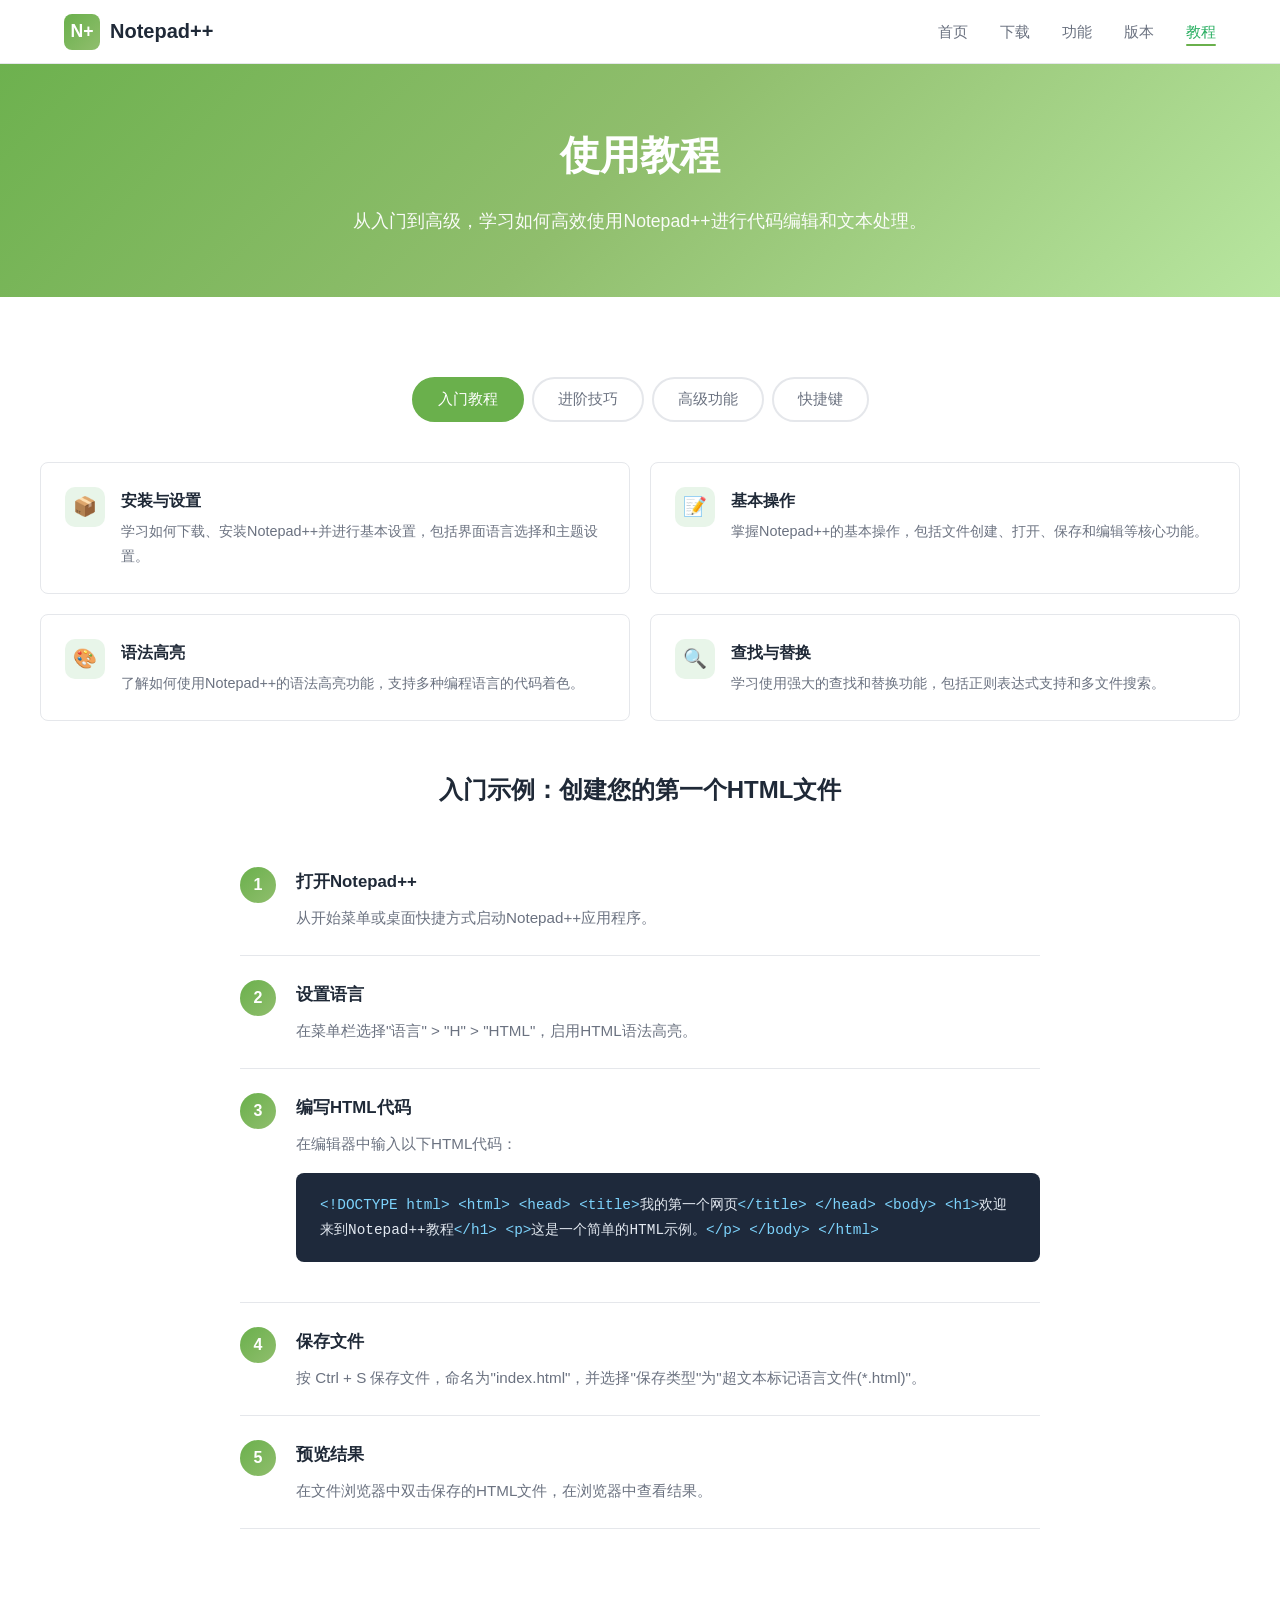
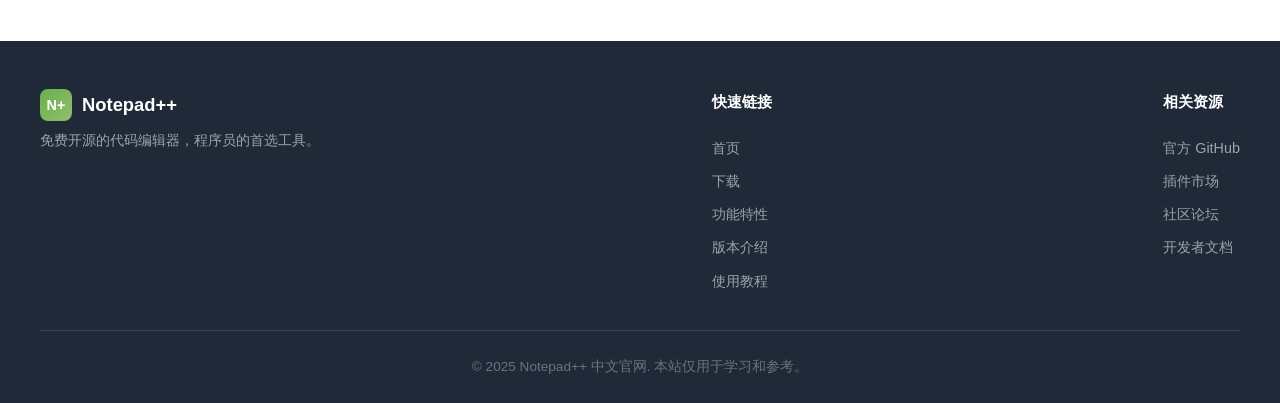
<file: tutorials.html>
<!DOCTYPE html>
<html lang="zh-CN">
<head>
  <meta charset="UTF-8" />
  <meta name="viewport" content="width=device-width, initial-scale=1.0" />
  <meta name="description" content="Notepad++使用教程：从安装设置、基本操作到正则表达式搜索、宏录制、自定义主题等高级技巧。附常用快捷键大全，帮助您快速掌握这款免费代码编辑器。" />
  <meta name="keywords" content="Notepad++教程,Notepad++使用教程,Notepad++快捷键,Notepad++正则表达式,Notepad++安装教程,Notepad++下载,代码编辑器教程,文本编辑器教程,Notepad++中文版" />
  <title>Notepad++使用教程 - 入门到高级_快捷键大全_正则表达式</title>
  <link rel="stylesheet" href="/styles/main.css" />
</head>
<body>

  <!-- Navigation -->
  <nav class="navbar">
    <div class="nav-inner">
      <a href="/" class="nav-brand">
        <div class="nav-logo">N+</div>
        Notepad++
      </a>
      <ul class="nav-links" id="navLinks">
        <li><a href="/">首页</a></li>
        <li><a href="/download.html">下载</a></li>
        <li><a href="/features.html">功能</a></li>
        <li><a href="/versions.html">版本</a></li>
        <li><a href="/tutorials.html" class="active">教程</a></li>
      </ul>
      <button class="nav-toggle" id="navToggle" aria-label="菜单">
        <span></span><span></span><span></span>
      </button>
    </div>
  </nav>

  <!-- Page Header -->
  <section class="page-header">
    <h1>使用教程</h1>
    <p>从入门到高级，学习如何高效使用Notepad++进行代码编辑和文本处理。</p>
  </section>

  <!-- Tutorial Tabs -->
  <section class="section">
    <div class="section-inner">
      <div class="tabs">
        <button class="tab-btn active" data-tab="beginner">入门教程</button>
        <button class="tab-btn" data-tab="intermediate">进阶技巧</button>
        <button class="tab-btn" data-tab="advanced">高级功能</button>
        <button class="tab-btn" data-tab="shortcuts">快捷键</button>
      </div>

      <!-- Beginner -->
      <div class="tab-content active" id="tab-beginner">
        <div class="tutorial-grid">
          <div class="tutorial-item">
            <div class="tutorial-icon">📦</div>
            <div>
              <h4>安装与设置</h4>
              <p>学习如何下载、安装Notepad++并进行基本设置，包括界面语言选择和主题设置。</p>
            </div>
          </div>
          <div class="tutorial-item">
            <div class="tutorial-icon">📝</div>
            <div>
              <h4>基本操作</h4>
              <p>掌握Notepad++的基本操作，包括文件创建、打开、保存和编辑等核心功能。</p>
            </div>
          </div>
          <div class="tutorial-item">
            <div class="tutorial-icon">🎨</div>
            <div>
              <h4>语法高亮</h4>
              <p>了解如何使用Notepad++的语法高亮功能，支持多种编程语言的代码着色。</p>
            </div>
          </div>
          <div class="tutorial-item">
            <div class="tutorial-icon">🔍</div>
            <div>
              <h4>查找与替换</h4>
              <p>学习使用强大的查找和替换功能，包括正则表达式支持和多文件搜索。</p>
            </div>
          </div>
        </div>

        <!-- Example: Create First HTML -->
        <div style="margin-top:48px;">
          <h3 style="font-size:1.5rem;font-weight:700;margin-bottom:24px;text-align:center;">入门示例：创建您的第一个HTML文件</h3>
          <div class="step-guide">
            <div class="step-guide-item">
              <div class="step-num">1</div>
              <div>
                <h4>打开Notepad++</h4>
                <p>从开始菜单或桌面快捷方式启动Notepad++应用程序。</p>
              </div>
            </div>
            <div class="step-guide-item">
              <div class="step-num">2</div>
              <div>
                <h4>设置语言</h4>
                <p>在菜单栏选择"语言" &gt; "H" &gt; "HTML"，启用HTML语法高亮。</p>
              </div>
            </div>
            <div class="step-guide-item">
              <div class="step-num">3</div>
              <div>
                <h4>编写HTML代码</h4>
                <p>在编辑器中输入以下HTML代码：</p>
                <div class="code-block"><span class="tag">&lt;!DOCTYPE html&gt;</span>
<span class="tag">&lt;html&gt;</span>
<span class="tag">&lt;head&gt;</span>
  <span class="tag">&lt;title&gt;</span>我的第一个网页<span class="tag">&lt;/title&gt;</span>
<span class="tag">&lt;/head&gt;</span>
<span class="tag">&lt;body&gt;</span>
  <span class="tag">&lt;h1&gt;</span>欢迎来到Notepad++教程<span class="tag">&lt;/h1&gt;</span>
  <span class="tag">&lt;p&gt;</span>这是一个简单的HTML示例。<span class="tag">&lt;/p&gt;</span>
<span class="tag">&lt;/body&gt;</span>
<span class="tag">&lt;/html&gt;</span></div>
              </div>
            </div>
            <div class="step-guide-item">
              <div class="step-num">4</div>
              <div>
                <h4>保存文件</h4>
                <p>按 Ctrl + S 保存文件，命名为"index.html"，并选择"保存类型"为"超文本标记语言文件(*.html)"。</p>
              </div>
            </div>
            <div class="step-guide-item">
              <div class="step-num">5</div>
              <div>
                <h4>预览结果</h4>
                <p>在文件浏览器中双击保存的HTML文件，在浏览器中查看结果。</p>
              </div>
            </div>
          </div>
        </div>
      </div>

      <!-- Intermediate -->
      <div class="tab-content" id="tab-intermediate">
        <div class="tutorial-grid">
          <div class="tutorial-item">
            <div class="tutorial-icon">📑</div>
            <div>
              <h4>多标签页管理</h4>
              <p>学习如何高效管理多个文件，包括标签页分组、垂直分割和水平分割视图。</p>
            </div>
          </div>
          <div class="tutorial-item">
            <div class="tutorial-icon">🧩</div>
            <div>
              <h4>插件管理</h4>
              <p>了解如何安装、配置和使用Notepad++插件，扩展编辑器的功能。</p>
            </div>
          </div>
          <div class="tutorial-item">
            <div class="tutorial-icon">⏺️</div>
            <div>
              <h4>宏录制与回放</h4>
              <p>学习如何录制和回放宏，自动化重复性任务，提高编辑效率。</p>
            </div>
          </div>
          <div class="tutorial-item">
            <div class="tutorial-icon">📁</div>
            <div>
              <h4>代码折叠</h4>
              <p>掌握代码折叠功能，更好地组织和浏览大型代码文件。</p>
            </div>
          </div>
        </div>

        <!-- Regex Tutorial -->
        <div style="margin-top:48px;">
          <h3 style="font-size:1.5rem;font-weight:700;margin-bottom:24px;text-align:center;">进阶技巧：正则表达式搜索</h3>
          <div class="step-guide">
            <div class="step-guide-item">
              <div class="step-num">1</div>
              <div>
                <h4>打开查找对话框</h4>
                <p>按 Ctrl + F 打开查找对话框。</p>
              </div>
            </div>
            <div class="step-guide-item">
              <div class="step-num">2</div>
              <div>
                <h4>启用正则表达式模式</h4>
                <p>在查找对话框底部，勾选"正则表达式"选项。</p>
              </div>
            </div>
            <div class="step-guide-item">
              <div class="step-num">3</div>
              <div>
                <h4>常用正则表达式示例</h4>
                <table class="data-table">
                  <thead>
                    <tr><th>表达式</th><th>匹配内容</th><th>用途</th></tr>
                  </thead>
                  <tbody>
                    <tr><td><code>[a-zA-Z]+</code></td><td>单词</td><td>匹配所有字母组成的单词</td></tr>
                    <tr><td><code>\d{4}-\d{2}-\d{2}</code></td><td>2023-12-25</td><td>匹配日期格式</td></tr>
                    <tr><td><code>https?://[^\s]+</code></td><td>URL链接</td><td>匹配HTTP/HTTPS链接</td></tr>
                    <tr><td><code>^\s*//.*$</code></td><td>// 注释</td><td>匹配单行注释</td></tr>
                  </tbody>
                </table>
              </div>
            </div>
            <div class="step-guide-item">
              <div class="step-num">4</div>
              <div>
                <h4>高级替换技巧</h4>
                <p>使用捕获组进行高级替换，例如将所有日期格式从"YYYY-MM-DD"替换为"DD/MM/YYYY"：</p>
                <div class="code-block">查找： <span class="string">(\d{4})-(\d{2})-(\d{2})</span>
替换为： <span class="string">\3/\2/\1</span>

<span class="comment">其中 \1、\2、\3 分别代表第一个、第二个和第三个捕获组。</span></div>
              </div>
            </div>
          </div>
        </div>
      </div>

      <!-- Advanced -->
      <div class="tab-content" id="tab-advanced">
        <div class="tutorial-grid">
          <div class="tutorial-item">
            <div class="tutorial-icon">🔤</div>
            <div>
              <h4>自定义语言</h4>
              <p>学习如何定义自己的语法高亮规则，支持Notepad++默认不支持的编程语言。</p>
            </div>
          </div>
          <div class="tutorial-item">
            <div class="tutorial-icon">⚡</div>
            <div>
              <h4>运行外部命令</h4>
              <p>了解如何在Notepad++中直接运行编译器、解释器或其他外部工具。</p>
            </div>
          </div>
        </div>

        <!-- Custom Theme Tutorial -->
        <div style="margin-top:48px;">
          <h3 style="font-size:1.5rem;font-weight:700;margin-bottom:24px;text-align:center;">高级功能：自定义主题</h3>
          <div class="step-guide">
            <div class="step-guide-item">
              <div class="step-num">1</div>
              <div>
                <h4>打开主题设置</h4>
                <p>在菜单栏选择"设置" &gt; "样式配置器"，或按 Alt + D。</p>
              </div>
            </div>
            <div class="step-guide-item">
              <div class="step-num">2</div>
              <div>
                <h4>选择主题</h4>
                <p>在"选择主题"下拉菜单中选择一个基础主题，例如"Zen Burn"。</p>
              </div>
            </div>
            <div class="step-guide-item">
              <div class="step-num">3</div>
              <div>
                <h4>自定义颜色方案</h4>
                <p>在"语言样式"部分选择要自定义的元素，然后调整颜色、字体样式等属性：</p>
                <ul style="margin-top:8px;padding-left:20px;color:var(--text-secondary);font-size:0.95rem;line-height:2;">
                  <li><strong>全局样式：</strong>设置默认文本颜色、背景色和字体</li>
                  <li><strong>关键字：</strong>设置编程语言关键字的颜色和样式</li>
                  <li><strong>字符串：</strong>设置字符串字面量的颜色</li>
                  <li><strong>注释：</strong>设置注释的颜色和样式</li>
                  <li><strong>数字：</strong>设置数字字面量的颜色</li>
                  <li><strong>操作符：</strong>设置操作符的颜色</li>
                </ul>
              </div>
            </div>
            <div class="step-guide-item">
              <div class="step-num">4</div>
              <div>
                <h4>保存并应用主题</h4>
                <p>点击"保存并关闭"按钮保存您的自定义主题设置。</p>
              </div>
            </div>
            <div class="step-guide-item">
              <div class="step-num">5</div>
              <div>
                <h4>导出主题</h4>
                <p>如需分享您的主题，可以在"用户定义语言"对话框中导出主题文件。</p>
              </div>
            </div>
          </div>
        </div>
      </div>

      <!-- Shortcuts -->
      <div class="tab-content" id="tab-shortcuts">
        <h3 style="font-size:1.5rem;font-weight:700;margin-bottom:24px;text-align:center;">常用快捷键</h3>
        <div style="max-width:900px;margin:0 auto;">

          <h4 style="font-size:1.1rem;font-weight:600;margin:24px 0 12px;color:var(--primary-dark);">文件操作</h4>
          <table class="data-table">
            <thead>
              <tr><th>快捷键</th><th>功能</th></tr>
            </thead>
            <tbody>
              <tr><td><code>Ctrl + N</code></td><td>新建文件</td></tr>
              <tr><td><code>Ctrl + O</code></td><td>打开文件</td></tr>
              <tr><td><code>Ctrl + S</code></td><td>保存文件</td></tr>
              <tr><td><code>Ctrl + Shift + S</code></td><td>另存为</td></tr>
              <tr><td><code>Ctrl + W</code></td><td>关闭当前文件</td></tr>
              <tr><td><code>Ctrl + Tab</code></td><td>切换到下一个标签页</td></tr>
            </tbody>
          </table>

          <h4 style="font-size:1.1rem;font-weight:600;margin:32px 0 12px;color:var(--primary-dark);">编辑操作</h4>
          <table class="data-table">
            <thead>
              <tr><th>快捷键</th><th>功能</th></tr>
            </thead>
            <tbody>
              <tr><td><code>Ctrl + Z</code></td><td>撤销</td></tr>
              <tr><td><code>Ctrl + Y</code></td><td>重做</td></tr>
              <tr><td><code>Ctrl + X</code></td><td>剪切</td></tr>
              <tr><td><code>Ctrl + C</code></td><td>复制</td></tr>
              <tr><td><code>Ctrl + V</code></td><td>粘贴</td></tr>
              <tr><td><code>Ctrl + A</code></td><td>全选</td></tr>
            </tbody>
          </table>

          <h4 style="font-size:1.1rem;font-weight:600;margin:32px 0 12px;color:var(--primary-dark);">搜索与替换</h4>
          <table class="data-table">
            <thead>
              <tr><th>快捷键</th><th>功能</th></tr>
            </thead>
            <tbody>
              <tr><td><code>Ctrl + F</code></td><td>查找</td></tr>
              <tr><td><code>Ctrl + H</code></td><td>替换</td></tr>
              <tr><td><code>F3</code></td><td>查找下一个</td></tr>
              <tr><td><code>Shift + F3</code></td><td>查找上一个</td></tr>
              <tr><td><code>Ctrl + Shift + F</code></td><td>在文件中查找</td></tr>
              <tr><td><code>Ctrl + B</code></td><td>跳转到指定行</td></tr>
            </tbody>
          </table>

          <h4 style="font-size:1.1rem;font-weight:600;margin:32px 0 12px;color:var(--primary-dark);">高级编辑</h4>
          <table class="data-table">
            <thead>
              <tr><th>快捷键</th><th>功能</th></tr>
            </thead>
            <tbody>
              <tr><td><code>Ctrl + D</code></td><td>复制当前行</td></tr>
              <tr><td><code>Ctrl + L</code></td><td>删除当前行</td></tr>
              <tr><td><code>Ctrl + T</code></td><td>交换当前行与上一行</td></tr>
              <tr><td><code>Ctrl + Q</code></td><td>注释/取消注释</td></tr>
              <tr><td><code>Alt + 鼠标拖动</code></td><td>列选择模式</td></tr>
              <tr><td><code>Ctrl + Shift + +</code></td><td>折叠当前代码块</td></tr>
            </tbody>
          </table>

          <div style="margin-top:24px;padding:16px;background:#F0FFF0;border-radius:8px;font-size:0.9rem;color:var(--text-secondary);">
            💡 提示：您可以通过"设置" &gt; "快捷键映射"查看和自定义所有快捷键。
          </div>
        </div>
      </div>

    </div>
  </section>

  <!-- Footer -->
  <footer class="footer">
    <div class="footer-inner">
      <div>
        <div class="footer-brand">
          <div class="footer-brand-logo">N+</div>
          Notepad++
        </div>
        <p class="footer-desc">免费开源的代码编辑器，程序员的首选工具。</p>
      </div>
      <div class="footer-links-group">
        <h4>快速链接</h4>
        <a href="/">首页</a>
        <a href="/download.html">下载</a>
        <a href="/features.html">功能特性</a>
        <a href="/versions.html">版本介绍</a>
        <a href="/tutorials.html">使用教程</a>
      </div>
      <div class="footer-links-group">
        <h4>相关资源</h4>
        <a href="#">官方 GitHub</a>
        <a href="#">插件市场</a>
        <a href="#">社区论坛</a>
        <a href="#">开发者文档</a>
      </div>
    </div>
    <div class="footer-bottom">
      &copy; 2025 Notepad++ 中文官网. 本站仅用于学习和参考。
    </div>
  </footer>

  <script>
    // Mobile nav toggle
    document.getElementById('navToggle').addEventListener('click', function() {
      document.getElementById('navLinks').classList.toggle('open');
    });

    // Tab switching
    document.querySelectorAll('.tab-btn').forEach(function(btn) {
      btn.addEventListener('click', function() {
        var tabContainer = btn.closest('.section-inner');
        tabContainer.querySelectorAll('.tab-btn').forEach(function(b) { b.classList.remove('active'); });
        tabContainer.querySelectorAll('.tab-content').forEach(function(c) { c.classList.remove('active'); });
        btn.classList.add('active');
        document.getElementById('tab-' + btn.dataset.tab).classList.add('active');
      });
    });
  </script>

</body>
</html>
</file>
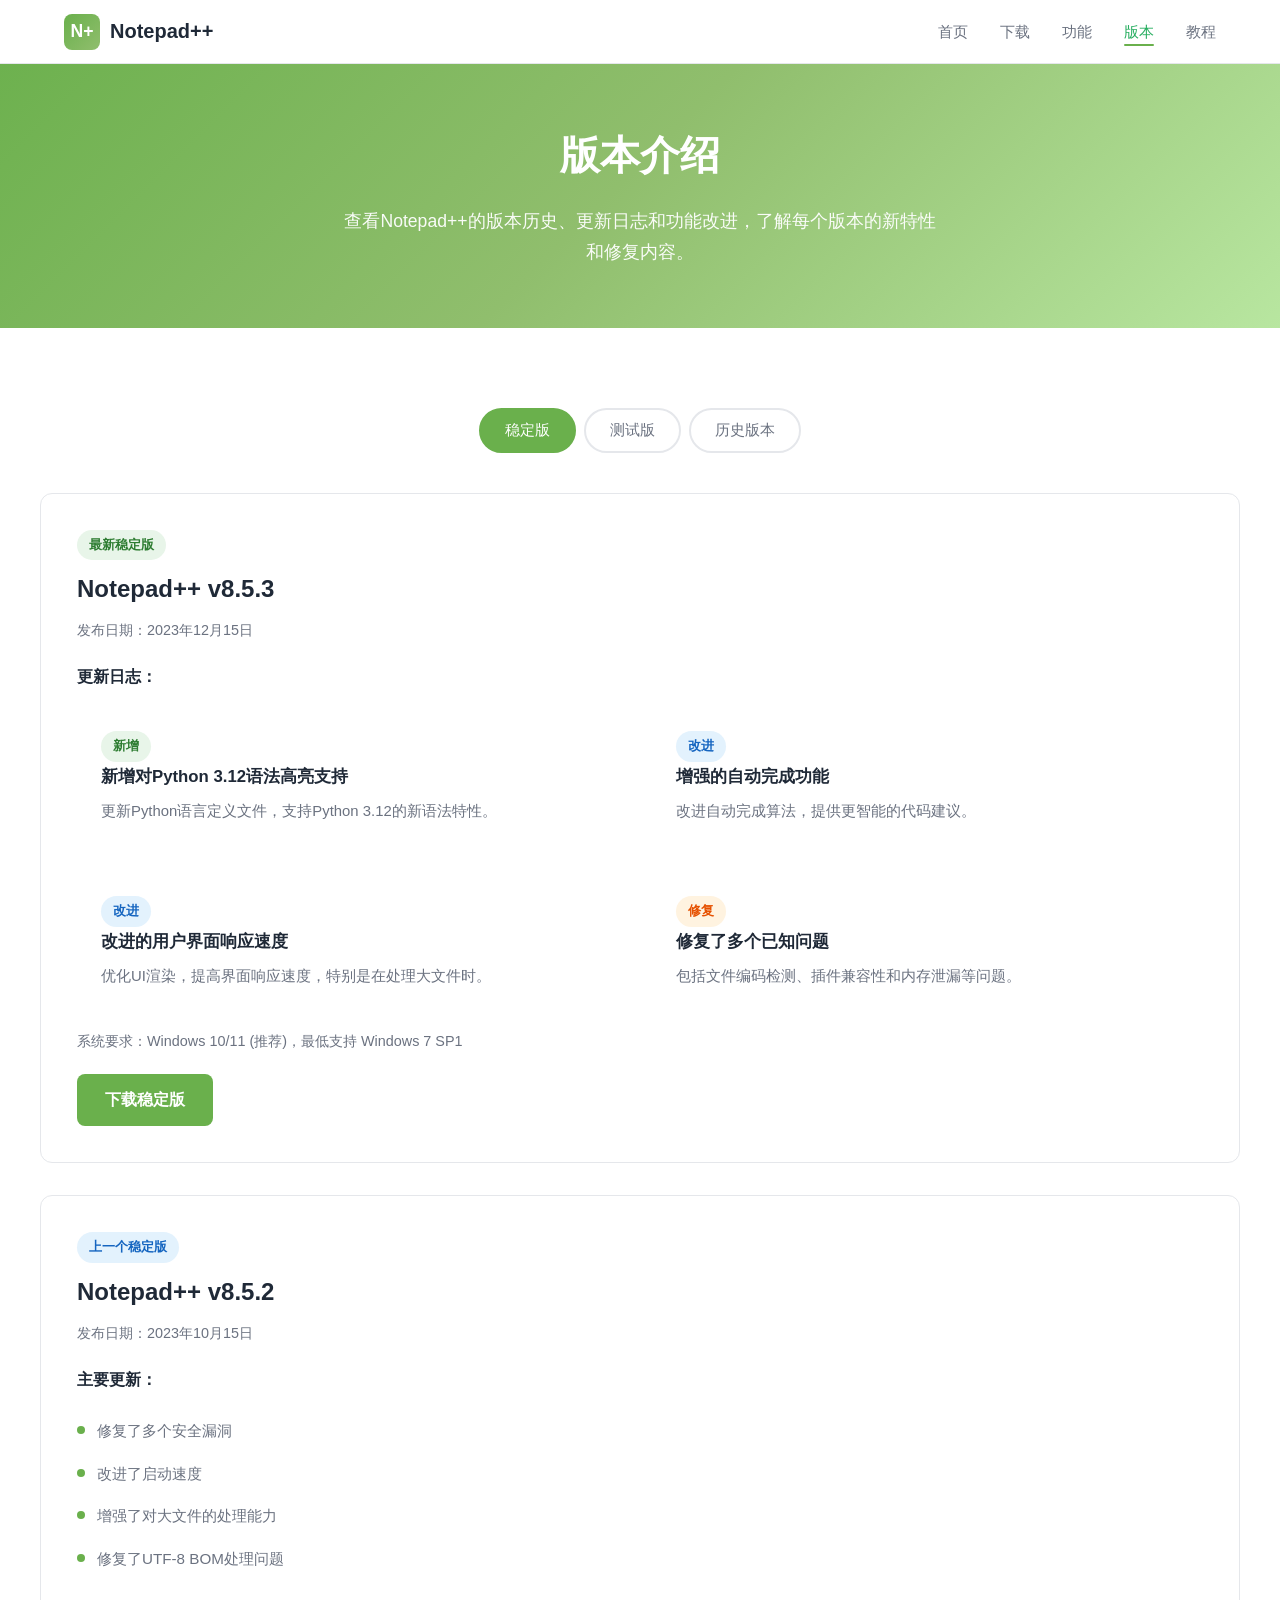
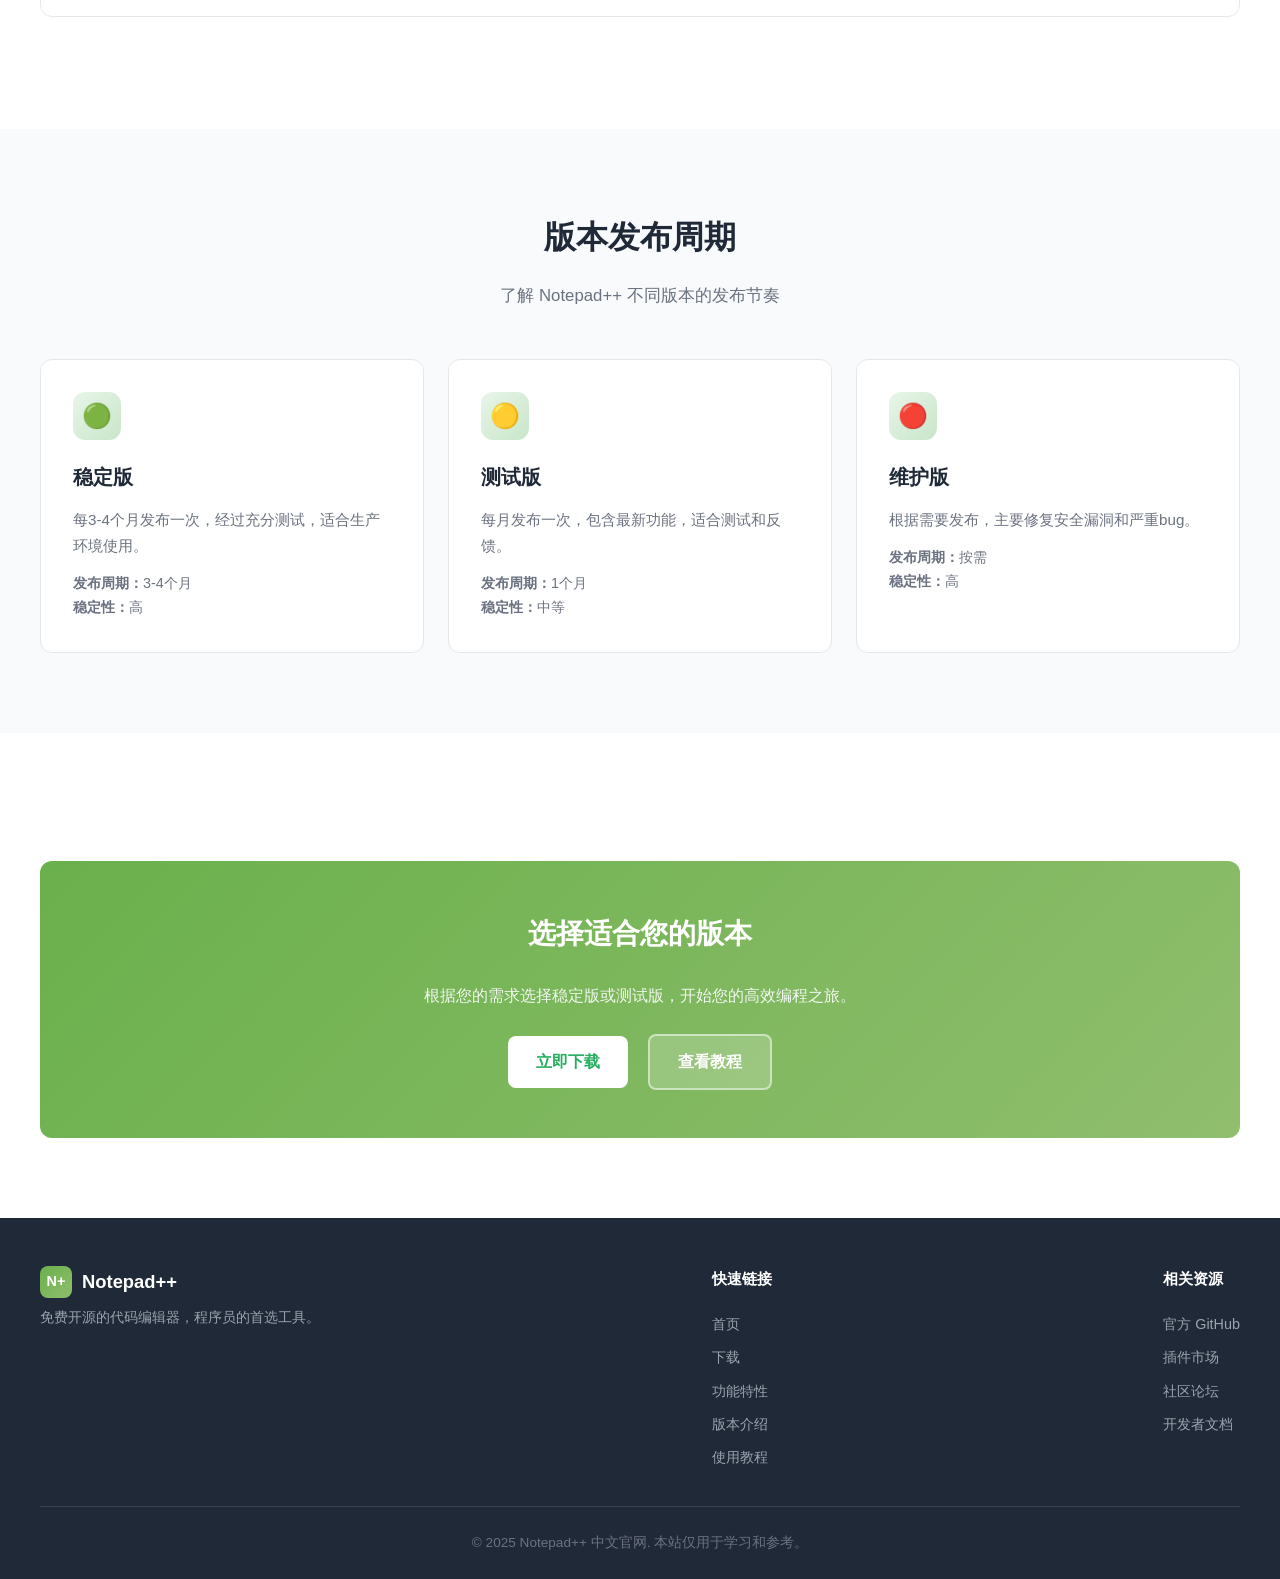
<file: versions.html>
<!DOCTYPE html>
<html lang="zh-CN">
<head>
  <meta charset="UTF-8" />
  <meta name="viewport" content="width=device-width, initial-scale=1.0" />
  <meta name="description" content="Notepad++版本历史与更新日志，查看v8.8.7最新稳定版、v8.8.8测试版的新特性和修复内容。了解Notepad++版本发布周期，选择适合您的版本下载。" />
  <meta name="keywords" content="Notepad++版本,Notepad++更新日志,Notepad++最新版,Notepad++历史版本,Notepad++下载,Notepad++中文版,Notepad++稳定版,Notepad++测试版,代码编辑器" />
  <title>Notepad++版本介绍 - 最新版更新日志_历史版本下载</title>
  <link rel="stylesheet" href="/styles/main.css" />
</head>
<body>

  <!-- Navigation -->
  <nav class="navbar">
    <div class="nav-inner">
      <a href="/" class="nav-brand">
        <div class="nav-logo">N+</div>
        Notepad++
      </a>
      <ul class="nav-links" id="navLinks">
        <li><a href="/">首页</a></li>
        <li><a href="/download.html">下载</a></li>
        <li><a href="/features.html">功能</a></li>
        <li><a href="/versions.html" class="active">版本</a></li>
        <li><a href="/tutorials.html">教程</a></li>
      </ul>
      <button class="nav-toggle" id="navToggle" aria-label="菜单">
        <span></span><span></span><span></span>
      </button>
    </div>
  </nav>

  <!-- Page Header -->
  <section class="page-header">
    <h1>版本介绍</h1>
    <p>查看Notepad++的版本历史、更新日志和功能改进，了解每个版本的新特性和修复内容。</p>
  </section>

  <!-- Version Tabs -->
  <section class="section">
    <div class="section-inner">
      <div class="tabs">
        <button class="tab-btn active" data-tab="stable">稳定版</button>
        <button class="tab-btn" data-tab="beta">测试版</button>
        <button class="tab-btn" data-tab="history">历史版本</button>
      </div>

      <!-- Stable -->
      <div class="tab-content active" id="tab-stable">
        <div class="version-card">
          <div style="display:flex;align-items:center;gap:12px;margin-bottom:8px;">
            <span class="badge badge-new">最新稳定版</span>
          </div>
          <h3>Notepad++ v8.5.3</h3>
          <p class="version-meta"><span>发布日期：2023年12月15日</span></p>

          <h4 style="font-size:1rem;font-weight:600;margin-bottom:16px;">更新日志：</h4>
          <div class="feature-detail-grid">
            <div class="feature-detail">
              <span class="badge badge-new">新增</span>
              <h4>新增对Python 3.12语法高亮支持</h4>
              <p>更新Python语言定义文件，支持Python 3.12的新语法特性。</p>
            </div>
            <div class="feature-detail">
              <span class="badge badge-improve">改进</span>
              <h4>增强的自动完成功能</h4>
              <p>改进自动完成算法，提供更智能的代码建议。</p>
            </div>
            <div class="feature-detail">
              <span class="badge badge-improve">改进</span>
              <h4>改进的用户界面响应速度</h4>
              <p>优化UI渲染，提高界面响应速度，特别是在处理大文件时。</p>
            </div>
            <div class="feature-detail">
              <span class="badge badge-fix">修复</span>
              <h4>修复了多个已知问题</h4>
              <p>包括文件编码检测、插件兼容性和内存泄漏等问题。</p>
            </div>
          </div>
          <p style="color:var(--text-secondary);font-size:0.9rem;margin-top:16px;">系统要求：Windows 10/11 (推荐)，最低支持 Windows 7 SP1</p>
          <div style="margin-top:20px;">
            <a href="https://pan.baidu.com/s/1Vi8H1E3yLvVp_kON1_pb9A?pwd=8888" class="btn btn-green" target="_blank" rel="noopener">下载稳定版</a>
          </div>
        </div>

        <div class="version-card">
          <div style="display:flex;align-items:center;gap:12px;margin-bottom:8px;">
            <span class="badge badge-improve">上一个稳定版</span>
          </div>
          <h3>Notepad++ v8.5.2</h3>
          <p class="version-meta"><span>发布日期：2023年10月15日</span></p>
          <h4 style="font-size:1rem;font-weight:600;margin-bottom:12px;">主要更新：</h4>
          <ul class="changelog-list">
            <li>修复了多个安全漏洞</li>
            <li>改进了启动速度</li>
            <li>增强了对大文件的处理能力</li>
            <li>修复了UTF-8 BOM处理问题</li>
          </ul>
        </div>
      </div>

      <!-- Beta -->
      <div class="tab-content" id="tab-beta">
        <div class="version-card">
          <div style="display:flex;align-items:center;gap:12px;margin-bottom:8px;">
            <span class="badge badge-improve">测试版</span>
          </div>
          <h3>Notepad++ v8.6.0 Beta</h3>
          <p class="version-meta"><span>发布日期：2024年1月20日</span></p>

          <h4 style="font-size:1rem;font-weight:600;margin-bottom:16px;">新功能预览：</h4>
          <div class="feature-detail-grid">
            <div class="feature-detail">
              <span class="badge badge-new">新增</span>
              <h4>全新的暗黑主题界面</h4>
              <p>重新设计的暗黑主题，提供更舒适的夜间编码体验。</p>
            </div>
            <div class="feature-detail">
              <span class="badge badge-new">新增</span>
              <h4>增强的Git集成功能</h4>
              <p>内置Git支持，可以直接在编辑器中进行版本控制操作。</p>
            </div>
            <div class="feature-detail">
              <span class="badge badge-new">新增</span>
              <h4>新增AI代码助手插件接口</h4>
              <p>提供API接口，支持第三方AI代码助手插件集成。</p>
            </div>
            <div class="feature-detail">
              <span class="badge badge-improve">改进</span>
              <h4>改进的多光标编辑体验</h4>
              <p>优化多光标操作，提供更直观的编辑体验。</p>
            </div>
            <div class="feature-detail">
              <span class="badge badge-improve">改进</span>
              <h4>优化的文件比较工具</h4>
              <p>增强文件比较功能，支持更精确的差异显示。</p>
            </div>
          </div>

          <div style="margin-top:20px;padding:16px;background:#FFF8E1;border-radius:8px;font-size:0.9rem;color:#E65100;">
            ⚠️ 注意：测试版可能存在不稳定因素，建议仅用于测试目的。
          </div>
          <div style="margin-top:20px;">
            <a href="https://pan.baidu.com/s/1Vi8H1E3yLvVp_kON1_pb9A?pwd=8888" class="btn btn-green" target="_blank" rel="noopener">下载测试版</a>
          </div>
        </div>
      </div>

      <!-- History -->
      <div class="tab-content" id="tab-history">
        <div class="history-list">
          <div class="history-item">
            <div class="date">2023年8月20日</div>
            <div class="content">
              <h4>Notepad++ v8.5.1</h4>
              <p>新增了对Rust语言的支持，改进了文件编码检测。</p>
              <div style="margin-top:8px;">
                <span class="badge badge-new">新增: Rust支持</span>
                <span class="badge badge-improve">改进: 编码检测</span>
              </div>
            </div>
          </div>
          <div class="history-item">
            <div class="date">2023年6月10日</div>
            <div class="content">
              <h4>Notepad++ v8.5.0</h4>
              <p>重大更新，重构了用户界面，新增了多个实用功能。</p>
              <div style="margin-top:8px;">
                <span class="badge badge-new">重大更新</span>
                <span class="badge badge-improve">UI重构</span>
                <span class="badge badge-new">新功能</span>
              </div>
            </div>
          </div>
          <div class="history-item">
            <div class="date">2023年4月5日</div>
            <div class="content">
              <h4>Notepad++ v8.4.8</h4>
              <p>修复了多个内存泄漏问题，提高了稳定性。</p>
              <div style="margin-top:8px;">
                <span class="badge badge-fix">修复: 内存泄漏</span>
                <span class="badge badge-improve">稳定性提升</span>
              </div>
            </div>
          </div>
          <div class="history-item">
            <div class="date">2023年2月12日</div>
            <div class="content">
              <h4>Notepad++ v8.4.7</h4>
              <p>增强了对Markdown的支持，改进了预览功能。</p>
              <div style="margin-top:8px;">
                <span class="badge badge-improve">Markdown增强</span>
                <span class="badge badge-improve">预览改进</span>
              </div>
            </div>
          </div>
        </div>
        <div style="text-align:center;margin-top:32px;">
          <a href="#" class="btn btn-outline">查看更多历史版本</a>
        </div>
      </div>
    </div>
  </section>

  <!-- Release Cycle -->
  <section class="section section-alt">
    <div class="section-inner">
      <h2 class="section-title">版本发布周期</h2>
      <p class="section-desc">了解 Notepad++ 不同版本的发布节奏</p>
      <div class="card-grid">
        <div class="card">
          <div class="card-icon">🟢</div>
          <h3>稳定版</h3>
          <p>每3-4个月发布一次，经过充分测试，适合生产环境使用。</p>
          <p style="margin-top:12px;font-size:0.9rem;"><strong>发布周期：</strong>3-4个月</p>
          <p style="font-size:0.9rem;"><strong>稳定性：</strong>高</p>
        </div>
        <div class="card">
          <div class="card-icon">🟡</div>
          <h3>测试版</h3>
          <p>每月发布一次，包含最新功能，适合测试和反馈。</p>
          <p style="margin-top:12px;font-size:0.9rem;"><strong>发布周期：</strong>1个月</p>
          <p style="font-size:0.9rem;"><strong>稳定性：</strong>中等</p>
        </div>
        <div class="card">
          <div class="card-icon">🔴</div>
          <h3>维护版</h3>
          <p>根据需要发布，主要修复安全漏洞和严重bug。</p>
          <p style="margin-top:12px;font-size:0.9rem;"><strong>发布周期：</strong>按需</p>
          <p style="font-size:0.9rem;"><strong>稳定性：</strong>高</p>
        </div>
      </div>
    </div>
  </section>

  <!-- CTA -->
  <section class="section">
    <div class="section-inner">
      <div class="cta-banner">
        <h2>选择适合您的版本</h2>
        <p style="opacity:0.9;margin-bottom:24px;">根据您的需求选择稳定版或测试版，开始您的高效编程之旅。</p>
        <a href="https://pan.baidu.com/s/1Vi8H1E3yLvVp_kON1_pb9A?pwd=8888" class="btn btn-primary" target="_blank" rel="noopener">立即下载</a>
        <a href="/tutorials.html" class="btn btn-secondary">查看教程</a>
      </div>
    </div>
  </section>

  <!-- Footer -->
  <footer class="footer">
    <div class="footer-inner">
      <div>
        <div class="footer-brand">
          <div class="footer-brand-logo">N+</div>
          Notepad++
        </div>
        <p class="footer-desc">免费开源的代码编辑器，程序员的首选工具。</p>
      </div>
      <div class="footer-links-group">
        <h4>快速链接</h4>
        <a href="/">首页</a>
        <a href="/download.html">下载</a>
        <a href="/features.html">功能特性</a>
        <a href="/versions.html">版本介绍</a>
        <a href="/tutorials.html">使用教程</a>
      </div>
      <div class="footer-links-group">
        <h4>相关资源</h4>
        <a href="#">官方 GitHub</a>
        <a href="#">插件市场</a>
        <a href="#">社区论坛</a>
        <a href="#">开发者文档</a>
      </div>
    </div>
    <div class="footer-bottom">
      &copy; 2025 Notepad++ 中文官网. 本站仅用于学习和参考。
    </div>
  </footer>

  <script>
    // Mobile nav toggle
    document.getElementById('navToggle').addEventListener('click', function() {
      document.getElementById('navLinks').classList.toggle('open');
    });

    // Tab switching
    document.querySelectorAll('.tab-btn').forEach(function(btn) {
      btn.addEventListener('click', function() {
        var tabContainer = btn.closest('.section-inner');
        tabContainer.querySelectorAll('.tab-btn').forEach(function(b) { b.classList.remove('active'); });
        tabContainer.querySelectorAll('.tab-content').forEach(function(c) { c.classList.remove('active'); });
        btn.classList.add('active');
        document.getElementById('tab-' + btn.dataset.tab).classList.add('active');
      });
    });
  </script>

</body>
</html>
</file>
<file: styles/main.css>
/* ========================================
   Notepad++ 中文官网 - 共享样式表
   ======================================== */

/* Reset & Base */
*, *::before, *::after {
  margin: 0;
  padding: 0;
  box-sizing: border-box;
}

:root {
  --primary: #6AB04C;
  --primary-light: #90BE6D;
  --primary-dark: #27AE60;
  --white: #FFFFFF;
  --bg-gray: #F8FAFB;
  --text-primary: #1F2937;
  --text-secondary: #6B7280;
  --border: #E5E7EB;
  --footer-bg: #1F2937;
  --shadow-sm: 0 2px 12px rgba(0,0,0,0.06);
  --shadow-md: 0 4px 20px rgba(0,0,0,0.08);
  --shadow-hover: 0 8px 30px rgba(0,0,0,0.12);
  --radius: 12px;
  --radius-sm: 8px;
  --max-width: 1200px;
  --font-family: -apple-system, BlinkMacSystemFont, "Segoe UI", Roboto, "Helvetica Neue", Arial, "Noto Sans SC", sans-serif;
  --font-mono: "SFMono-Regular", Consolas, "Liberation Mono", Menlo, monospace;
}

html {
  scroll-behavior: smooth;
  font-size: 16px;
}

body {
  font-family: var(--font-family);
  color: var(--text-primary);
  background: var(--white);
  line-height: 1.75;
  -webkit-font-smoothing: antialiased;
  -moz-osx-font-smoothing: grayscale;
}

a {
  color: var(--primary-dark);
  text-decoration: none;
  transition: color 0.2s;
}

a:hover {
  color: var(--primary);
}

img {
  max-width: 100%;
  height: auto;
}

/* ============ Navigation ============ */
.navbar {
  position: fixed;
  top: 0;
  left: 0;
  right: 0;
  z-index: 1000;
  background: var(--white);
  border-bottom: 1px solid var(--border);
  height: 64px;
  display: flex;
  align-items: center;
}

.nav-inner {
  max-width: var(--max-width);
  margin: 0 auto;
  padding: 0 24px;
  width: 100%;
  display: flex;
  align-items: center;
  justify-content: space-between;
}

.nav-brand {
  display: flex;
  align-items: center;
  gap: 10px;
  font-size: 1.25rem;
  font-weight: 700;
  color: var(--text-primary);
}

.nav-brand:hover {
  color: var(--text-primary);
}

.nav-logo {
  width: 36px;
  height: 36px;
  background: linear-gradient(135deg, var(--primary), var(--primary-light));
  border-radius: 8px;
  display: flex;
  align-items: center;
  justify-content: center;
  color: white;
  font-weight: 700;
  font-size: 1.1rem;
}

.nav-links {
  display: flex;
  align-items: center;
  gap: 32px;
  list-style: none;
}

.nav-links a {
  color: var(--text-secondary);
  font-size: 0.95rem;
  font-weight: 500;
  position: relative;
  padding: 4px 0;
  transition: color 0.2s;
}

.nav-links a:hover,
.nav-links a.active {
  color: var(--primary-dark);
}

.nav-links a.active::after,
.nav-links a:hover::after {
  content: '';
  position: absolute;
  bottom: -2px;
  left: 0;
  right: 0;
  height: 2px;
  background: var(--primary);
  border-radius: 1px;
}

.nav-toggle {
  display: none;
  background: none;
  border: none;
  cursor: pointer;
  padding: 8px;
}

.nav-toggle span {
  display: block;
  width: 22px;
  height: 2px;
  background: var(--text-primary);
  margin: 5px 0;
  transition: 0.3s;
  border-radius: 1px;
}

/* ============ Hero Section ============ */
.hero {
  background: linear-gradient(135deg, #6AB04C 0%, #90BE6D 50%, #B8E6A0 100%);
  padding: 120px 24px 80px;
  color: white;
  position: relative;
  overflow: hidden;
}

.hero::before {
  content: '';
  position: absolute;
  top: 0;
  left: 0;
  right: 0;
  bottom: 0;
  background: url("data:image/svg+xml,%3Csvg width='60' height='60' viewBox='0 0 60 60' xmlns='http://www.w3.org/2000/svg'%3E%3Cg fill='none' fill-rule='evenodd'%3E%3Cg fill='%23ffffff' fill-opacity='0.05'%3E%3Cpath d='M36 34v-4h-2v4h-4v2h4v4h2v-4h4v-2h-4zm0-30V0h-2v4h-4v2h4v4h2V6h4V4h-4zM6 34v-4H4v4H0v2h4v4h2v-4h4v-2H6zM6 4V0H4v4H0v2h4v4h2V6h4V4H6z'/%3E%3C/g%3E%3C/g%3E%3C/svg%3E");
  pointer-events: none;
}

.hero-inner {
  max-width: var(--max-width);
  margin: 0 auto;
  position: relative;
  z-index: 1;
  display: flex;
  align-items: center;
  gap: 48px;
}

.hero-text {
  flex: 1;
  min-width: 0;
}

.hero-text h1 {
  font-size: 3rem;
  font-weight: 700;
  margin-bottom: 20px;
  letter-spacing: -0.02em;
}

.hero-text p {
  font-size: 1.2rem;
  opacity: 0.95;
  margin-bottom: 36px;
  line-height: 1.8;
}

.hero-buttons {
  display: flex;
  gap: 16px;
  flex-wrap: wrap;
}

.hero-screenshot {
  flex: 1;
  min-width: 0;
  border-radius: var(--radius);
  overflow: hidden;
  box-shadow: 0 20px 60px rgba(0,0,0,0.2);
}

.hero-screenshot img {
  width: 100%;
  display: block;
}

/* ============ Buttons ============ */
.btn {
  display: inline-flex;
  align-items: center;
  gap: 8px;
  padding: 12px 28px;
  border-radius: var(--radius-sm);
  font-size: 1rem;
  font-weight: 600;
  cursor: pointer;
  border: none;
  transition: all 0.2s;
  text-decoration: none;
}

.btn:hover {
  transform: translateY(-2px);
  box-shadow: var(--shadow-md);
}

.btn-primary {
  background: var(--white);
  color: var(--primary-dark);
}

.btn-primary:hover {
  background: #F0FFF0;
  color: var(--primary-dark);
}

.btn-secondary {
  background: rgba(255,255,255,0.2);
  color: white;
  border: 2px solid rgba(255,255,255,0.5);
}

.btn-secondary:hover {
  background: rgba(255,255,255,0.3);
  color: white;
}

.btn-green {
  background: var(--primary);
  color: white;
}

.btn-green:hover {
  background: var(--primary-dark);
  color: white;
}

.btn-outline {
  background: transparent;
  color: var(--primary-dark);
  border: 2px solid var(--primary);
}

.btn-outline:hover {
  background: var(--primary);
  color: white;
}

/* ============ Section ============ */
.section {
  padding: 80px 24px;
}

.section-alt {
  background: var(--bg-gray);
}

.section-inner {
  max-width: var(--max-width);
  margin: 0 auto;
}

.section-title {
  font-size: 2rem;
  font-weight: 700;
  text-align: center;
  margin-bottom: 16px;
  color: var(--text-primary);
}

.section-desc {
  text-align: center;
  color: var(--text-secondary);
  max-width: 640px;
  margin: 0 auto 48px;
  font-size: 1.05rem;
}

/* ============ Cards ============ */
.card-grid {
  display: grid;
  grid-template-columns: repeat(3, 1fr);
  gap: 24px;
}

.card-grid-2 {
  display: grid;
  grid-template-columns: repeat(2, 1fr);
  gap: 24px;
}

.card {
  background: var(--white);
  border: 1px solid var(--border);
  border-radius: var(--radius);
  padding: 32px;
  transition: all 0.2s;
}

.card:hover {
  box-shadow: var(--shadow-hover);
  transform: translateY(-4px);
}

.card-icon {
  width: 48px;
  height: 48px;
  background: linear-gradient(135deg, #E8F5E9, #C8E6C9);
  border-radius: 12px;
  display: flex;
  align-items: center;
  justify-content: center;
  margin-bottom: 20px;
  font-size: 1.5rem;
}

.card h3 {
  font-size: 1.25rem;
  font-weight: 600;
  margin-bottom: 12px;
  color: var(--text-primary);
}

.card p {
  color: var(--text-secondary);
  font-size: 0.95rem;
  line-height: 1.7;
}

/* ============ Tabs ============ */
.tabs {
  display: flex;
  justify-content: center;
  gap: 8px;
  margin-bottom: 40px;
  flex-wrap: wrap;
}

.tab-btn {
  padding: 10px 24px;
  border: 2px solid var(--border);
  border-radius: 999px;
  background: var(--white);
  color: var(--text-secondary);
  font-size: 0.95rem;
  font-weight: 500;
  cursor: pointer;
  transition: all 0.2s;
}

.tab-btn:hover {
  border-color: var(--primary);
  color: var(--primary);
}

.tab-btn.active {
  background: var(--primary);
  border-color: var(--primary);
  color: white;
}

.tab-content {
  display: none;
}

.tab-content.active {
  display: block;
}

/* ============ Version Card ============ */
.version-card {
  background: var(--white);
  border: 1px solid var(--border);
  border-radius: var(--radius);
  padding: 36px;
  margin-bottom: 32px;
}

.version-card h3 {
  font-size: 1.5rem;
  font-weight: 700;
  margin-bottom: 8px;
}

.version-meta {
  color: var(--text-secondary);
  font-size: 0.9rem;
  margin-bottom: 20px;
}

.version-meta span {
  margin-right: 16px;
}

.badge {
  display: inline-block;
  padding: 4px 12px;
  border-radius: 999px;
  font-size: 0.8rem;
  font-weight: 600;
  margin-right: 8px;
}

.badge-new {
  background: #E8F5E9;
  color: #2E7D32;
}

.badge-improve {
  background: #E3F2FD;
  color: #1565C0;
}

.badge-fix {
  background: #FFF3E0;
  color: #E65100;
}

.changelog-list {
  list-style: none;
  margin-top: 16px;
}

.changelog-list li {
  padding: 8px 0;
  padding-left: 20px;
  position: relative;
  color: var(--text-secondary);
  font-size: 0.95rem;
}

.changelog-list li::before {
  content: '';
  position: absolute;
  left: 0;
  top: 16px;
  width: 8px;
  height: 8px;
  border-radius: 50%;
  background: var(--primary);
}

/* ============ Steps ============ */
.steps {
  display: flex;
  gap: 24px;
  justify-content: center;
  flex-wrap: wrap;
}

.step {
  flex: 1;
  min-width: 240px;
  max-width: 320px;
  text-align: center;
  padding: 32px 24px;
}

.step-number {
  width: 48px;
  height: 48px;
  background: linear-gradient(135deg, var(--primary), var(--primary-light));
  color: white;
  border-radius: 50%;
  display: flex;
  align-items: center;
  justify-content: center;
  font-size: 1.25rem;
  font-weight: 700;
  margin: 0 auto 20px;
}

.step h3 {
  font-size: 1.15rem;
  font-weight: 600;
  margin-bottom: 10px;
}

.step p {
  color: var(--text-secondary);
  font-size: 0.95rem;
  margin-bottom: 16px;
}

/* ============ Download Section ============ */
.download-card {
  background: var(--white);
  border: 1px solid var(--border);
  border-radius: var(--radius);
  padding: 40px;
  margin-bottom: 24px;
}

.download-card h3 {
  font-size: 1.5rem;
  font-weight: 700;
  margin-bottom: 8px;
}

.download-options {
  display: grid;
  grid-template-columns: repeat(3, 1fr);
  gap: 16px;
  margin-top: 24px;
}

.download-option {
  border: 1px solid var(--border);
  border-radius: var(--radius-sm);
  padding: 24px;
  text-align: center;
  transition: all 0.2s;
  cursor: pointer;
}

.download-option:hover {
  border-color: var(--primary);
  box-shadow: var(--shadow-sm);
}

.download-option .icon {
  font-size: 2rem;
  margin-bottom: 12px;
}

.download-option h4 {
  font-size: 1rem;
  font-weight: 600;
  margin-bottom: 6px;
}

.download-option p {
  color: var(--text-secondary);
  font-size: 0.85rem;
}

.portable-features {
  list-style: none;
  margin-top: 20px;
}

.portable-features li {
  padding: 6px 0;
  padding-left: 24px;
  position: relative;
  color: var(--text-secondary);
}

.portable-features li::before {
  content: '✓';
  position: absolute;
  left: 0;
  color: var(--primary-dark);
  font-weight: 700;
}

/* ============ Tutorial ============ */
.tutorial-grid {
  display: grid;
  grid-template-columns: repeat(2, 1fr);
  gap: 20px;
}

.tutorial-item {
  background: var(--white);
  border: 1px solid var(--border);
  border-radius: var(--radius-sm);
  padding: 24px;
  display: flex;
  align-items: flex-start;
  gap: 16px;
  transition: all 0.2s;
}

.tutorial-item:hover {
  box-shadow: var(--shadow-sm);
  border-color: var(--primary);
}

.tutorial-icon {
  width: 40px;
  height: 40px;
  background: #E8F5E9;
  border-radius: 10px;
  display: flex;
  align-items: center;
  justify-content: center;
  font-size: 1.2rem;
  flex-shrink: 0;
}

.tutorial-item h4 {
  font-size: 1rem;
  font-weight: 600;
  margin-bottom: 4px;
}

.tutorial-item p {
  color: var(--text-secondary);
  font-size: 0.9rem;
}

.code-block {
  background: #1E293B;
  color: #E2E8F0;
  padding: 20px 24px;
  border-radius: var(--radius-sm);
  font-family: var(--font-mono);
  font-size: 0.9rem;
  line-height: 1.7;
  overflow-x: auto;
  margin: 16px 0;
}

.code-block .keyword { color: #C084FC; }
.code-block .tag { color: #7DD3FC; }
.code-block .attr { color: #FCD34D; }
.code-block .string { color: #86EFAC; }
.code-block .comment { color: #64748B; }

/* ============ Table ============ */
.data-table {
  width: 100%;
  border-collapse: collapse;
  margin: 16px 0;
  font-size: 0.95rem;
}

.data-table th,
.data-table td {
  padding: 12px 16px;
  text-align: left;
  border-bottom: 1px solid var(--border);
}

.data-table th {
  background: var(--bg-gray);
  font-weight: 600;
  color: var(--text-primary);
}

.data-table td {
  color: var(--text-secondary);
}

.data-table code {
  background: #F1F5F9;
  padding: 2px 8px;
  border-radius: 4px;
  font-family: var(--font-mono);
  font-size: 0.85rem;
  color: var(--primary-dark);
}

/* ============ FAQ ============ */
.faq-item {
  border-bottom: 1px solid var(--border);
  padding: 20px 0;
}

.faq-item h4 {
  font-size: 1.05rem;
  font-weight: 600;
  margin-bottom: 8px;
  color: var(--text-primary);
}

.faq-item p {
  color: var(--text-secondary);
  font-size: 0.95rem;
  line-height: 1.7;
}

/* ============ Feature Grid ============ */
.feature-detail-grid {
  display: grid;
  grid-template-columns: repeat(2, 1fr);
  gap: 24px;
}

.feature-detail {
  padding: 24px;
}

.feature-detail h4 {
  font-size: 1.05rem;
  font-weight: 600;
  margin-bottom: 8px;
  color: var(--text-primary);
}

.feature-detail p {
  color: var(--text-secondary);
  font-size: 0.93rem;
  line-height: 1.7;
}

/* ============ CTA Banner ============ */
.cta-banner {
  background: linear-gradient(135deg, var(--primary), var(--primary-light));
  border-radius: var(--radius);
  padding: 48px;
  text-align: center;
  color: white;
  margin-top: 48px;
}

.cta-banner h2 {
  font-size: 1.75rem;
  font-weight: 700;
  margin-bottom: 24px;
}

.cta-banner .btn {
  margin: 0 8px;
}

/* ============ Footer ============ */
.footer {
  background: var(--footer-bg);
  color: #9CA3AF;
  padding: 48px 24px 24px;
}

.footer-inner {
  max-width: var(--max-width);
  margin: 0 auto;
  display: flex;
  justify-content: space-between;
  align-items: flex-start;
  flex-wrap: wrap;
  gap: 32px;
}

.footer-brand {
  display: flex;
  align-items: center;
  gap: 10px;
  font-size: 1.15rem;
  font-weight: 600;
  color: white;
  margin-bottom: 8px;
}

.footer-brand-logo {
  width: 32px;
  height: 32px;
  background: linear-gradient(135deg, var(--primary), var(--primary-light));
  border-radius: 8px;
  display: flex;
  align-items: center;
  justify-content: center;
  color: white;
  font-weight: 700;
  font-size: 0.9rem;
}

.footer-desc {
  font-size: 0.9rem;
  max-width: 300px;
  line-height: 1.6;
}

.footer-links-group h4 {
  color: white;
  font-size: 0.95rem;
  font-weight: 600;
  margin-bottom: 16px;
}

.footer-links-group a {
  display: block;
  color: #9CA3AF;
  font-size: 0.9rem;
  padding: 4px 0;
  transition: color 0.2s;
}

.footer-links-group a:hover {
  color: white;
}

.footer-bottom {
  max-width: var(--max-width);
  margin: 32px auto 0;
  padding-top: 24px;
  border-top: 1px solid #374151;
  text-align: center;
  font-size: 0.85rem;
  color: #6B7280;
}

/* ============ Page Header (inner pages) ============ */
.page-header {
  background: linear-gradient(135deg, #6AB04C 0%, #90BE6D 50%, #B8E6A0 100%);
  padding: 120px 24px 60px;
  text-align: center;
  color: white;
}

.page-header h1 {
  font-size: 2.5rem;
  font-weight: 700;
  margin-bottom: 16px;
}

.page-header p {
  font-size: 1.1rem;
  opacity: 0.95;
  max-width: 600px;
  margin: 0 auto;
}

/* ============ Platform Cards ============ */
.platform-grid {
  display: grid;
  grid-template-columns: repeat(2, 1fr);
  gap: 24px;
  margin-top: 24px;
}

.platform-card {
  background: var(--white);
  border: 1px solid var(--border);
  border-radius: var(--radius);
  padding: 32px;
}

.platform-card h3 {
  font-size: 1.25rem;
  font-weight: 600;
  margin-bottom: 8px;
}

.platform-card p {
  color: var(--text-secondary);
  font-size: 0.95rem;
  margin-bottom: 16px;
}

/* ============ History Timeline ============ */
.history-list {
  margin-top: 32px;
}

.history-item {
  display: flex;
  gap: 24px;
  padding: 20px 0;
  border-bottom: 1px solid var(--border);
}

.history-item .date {
  min-width: 120px;
  color: var(--text-secondary);
  font-size: 0.9rem;
  padding-top: 2px;
}

.history-item .content h4 {
  font-size: 1rem;
  font-weight: 600;
  margin-bottom: 4px;
}

.history-item .content p {
  color: var(--text-secondary);
  font-size: 0.9rem;
}

/* ============ Step Guide ============ */
.step-guide {
  max-width: 800px;
  margin: 32px auto;
}

.step-guide-item {
  display: flex;
  gap: 20px;
  padding: 24px 0;
  border-bottom: 1px solid var(--border);
}

.step-guide-item .step-num {
  width: 36px;
  height: 36px;
  background: linear-gradient(135deg, var(--primary), var(--primary-light));
  color: white;
  border-radius: 50%;
  display: flex;
  align-items: center;
  justify-content: center;
  font-weight: 700;
  flex-shrink: 0;
}

.step-guide-item h4 {
  font-size: 1.05rem;
  font-weight: 600;
  margin-bottom: 8px;
}

.step-guide-item p {
  color: var(--text-secondary);
  font-size: 0.95rem;
}

/* ============ Hash Verify ============ */
.hash-block {
  background: #F1F5F9;
  border-radius: var(--radius-sm);
  padding: 16px 20px;
  margin: 8px 0;
  font-family: var(--font-mono);
  font-size: 0.85rem;
  word-break: break-all;
  color: var(--text-secondary);
}

/* ============ Responsive ============ */
@media (max-width: 768px) {
  .hero-inner {
    flex-direction: column;
    text-align: center;
  }

  .hero-text h1 {
    font-size: 2rem;
  }

  .hero-text p {
    font-size: 1rem;
  }

  .hero-buttons {
    justify-content: center;
  }

  .page-header h1 {
    font-size: 1.75rem;
  }

  .card-grid,
  .card-grid-2 {
    grid-template-columns: 1fr;
  }

  .download-options {
    grid-template-columns: 1fr;
  }

  .tutorial-grid {
    grid-template-columns: 1fr;
  }

  .feature-detail-grid {
    grid-template-columns: 1fr;
  }

  .platform-grid {
    grid-template-columns: 1fr;
  }

  .steps {
    flex-direction: column;
    align-items: center;
  }

  .nav-links {
    display: none;
    position: absolute;
    top: 64px;
    left: 0;
    right: 0;
    background: var(--white);
    flex-direction: column;
    padding: 16px 24px;
    border-bottom: 1px solid var(--border);
    gap: 0;
  }

  .nav-links.open {
    display: flex;
  }

  .nav-links a {
    padding: 12px 0;
    display: block;
  }

  .nav-toggle {
    display: block;
  }

  .footer-inner {
    flex-direction: column;
  }

  .cta-banner {
    padding: 32px 20px;
  }

  .history-item {
    flex-direction: column;
    gap: 8px;
  }

  .step-guide-item {
    flex-direction: column;
    gap: 12px;
  }
}

@media (max-width: 480px) {
  .section {
    padding: 48px 16px;
  }

  .hero {
    padding: 120px 16px 60px;
  }

  .download-card {
    padding: 24px;
  }

  .version-card {
    padding: 24px;
  }
}
</file>
